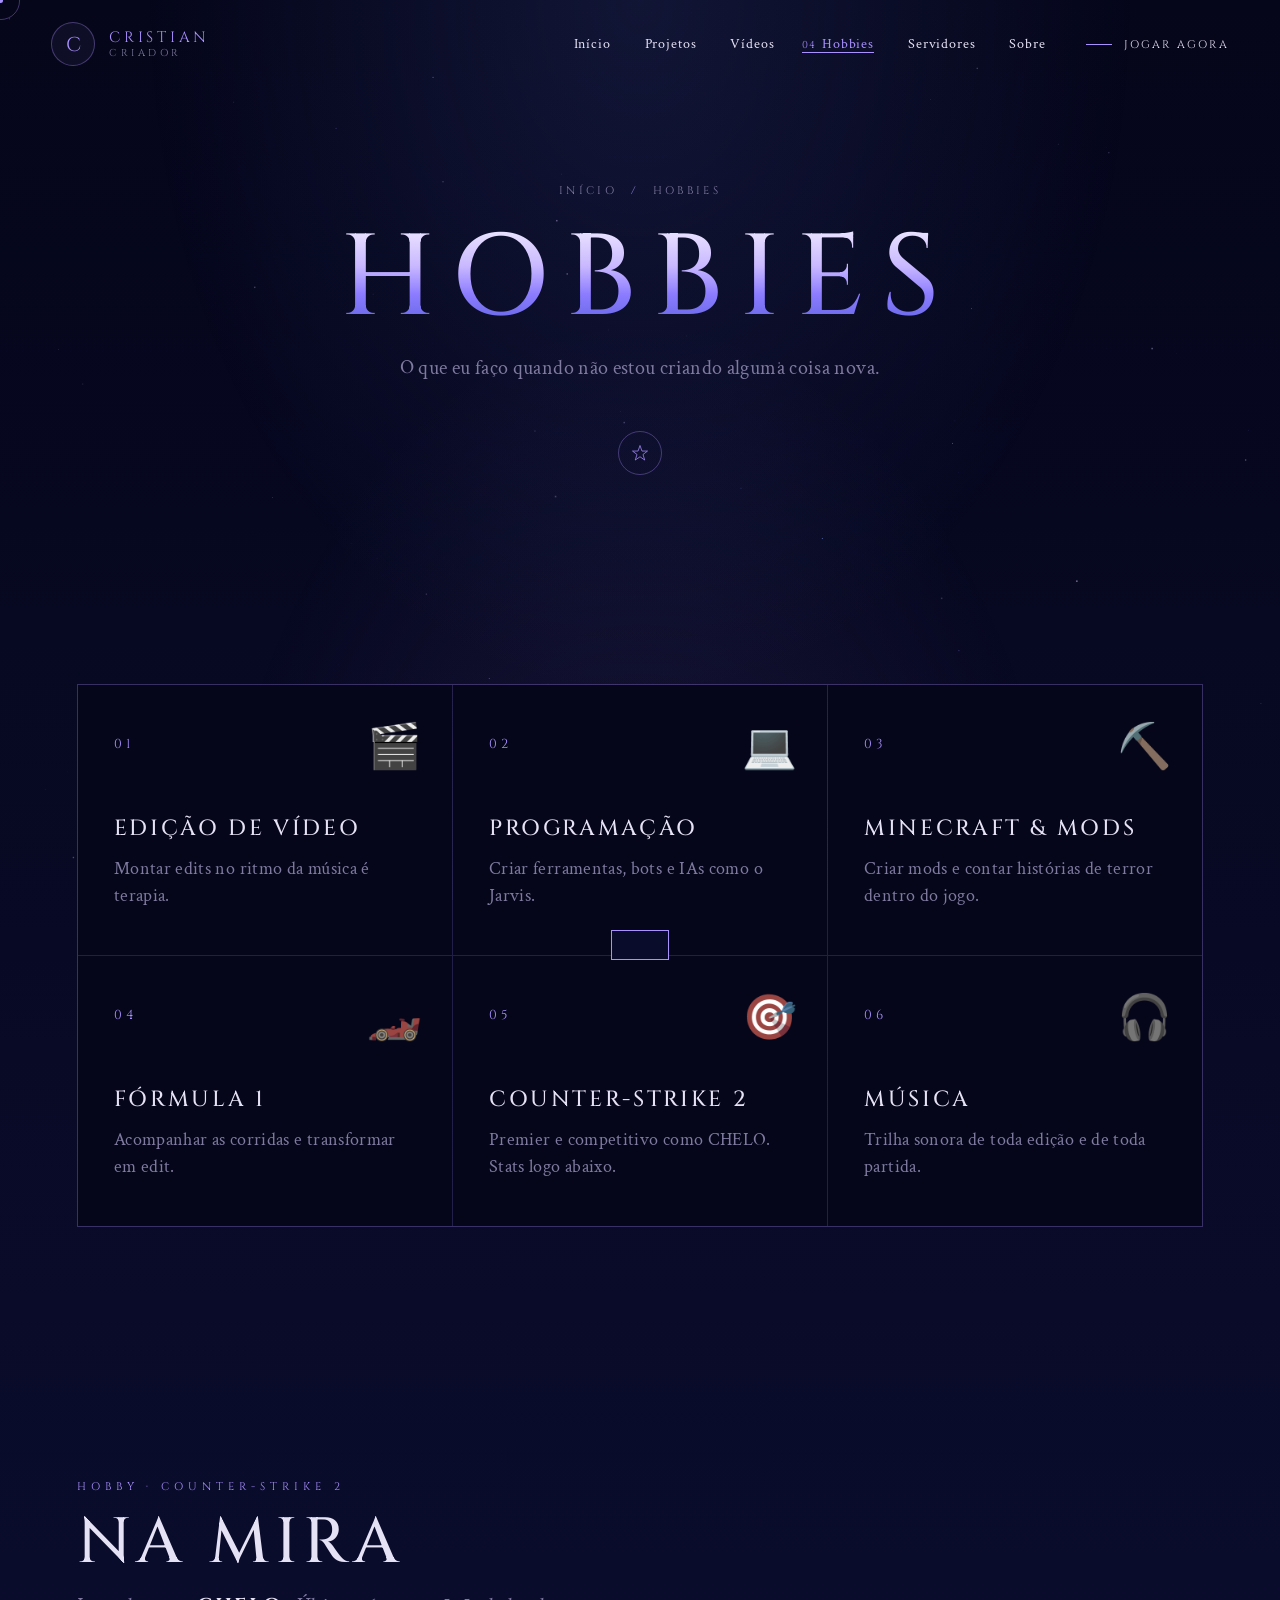
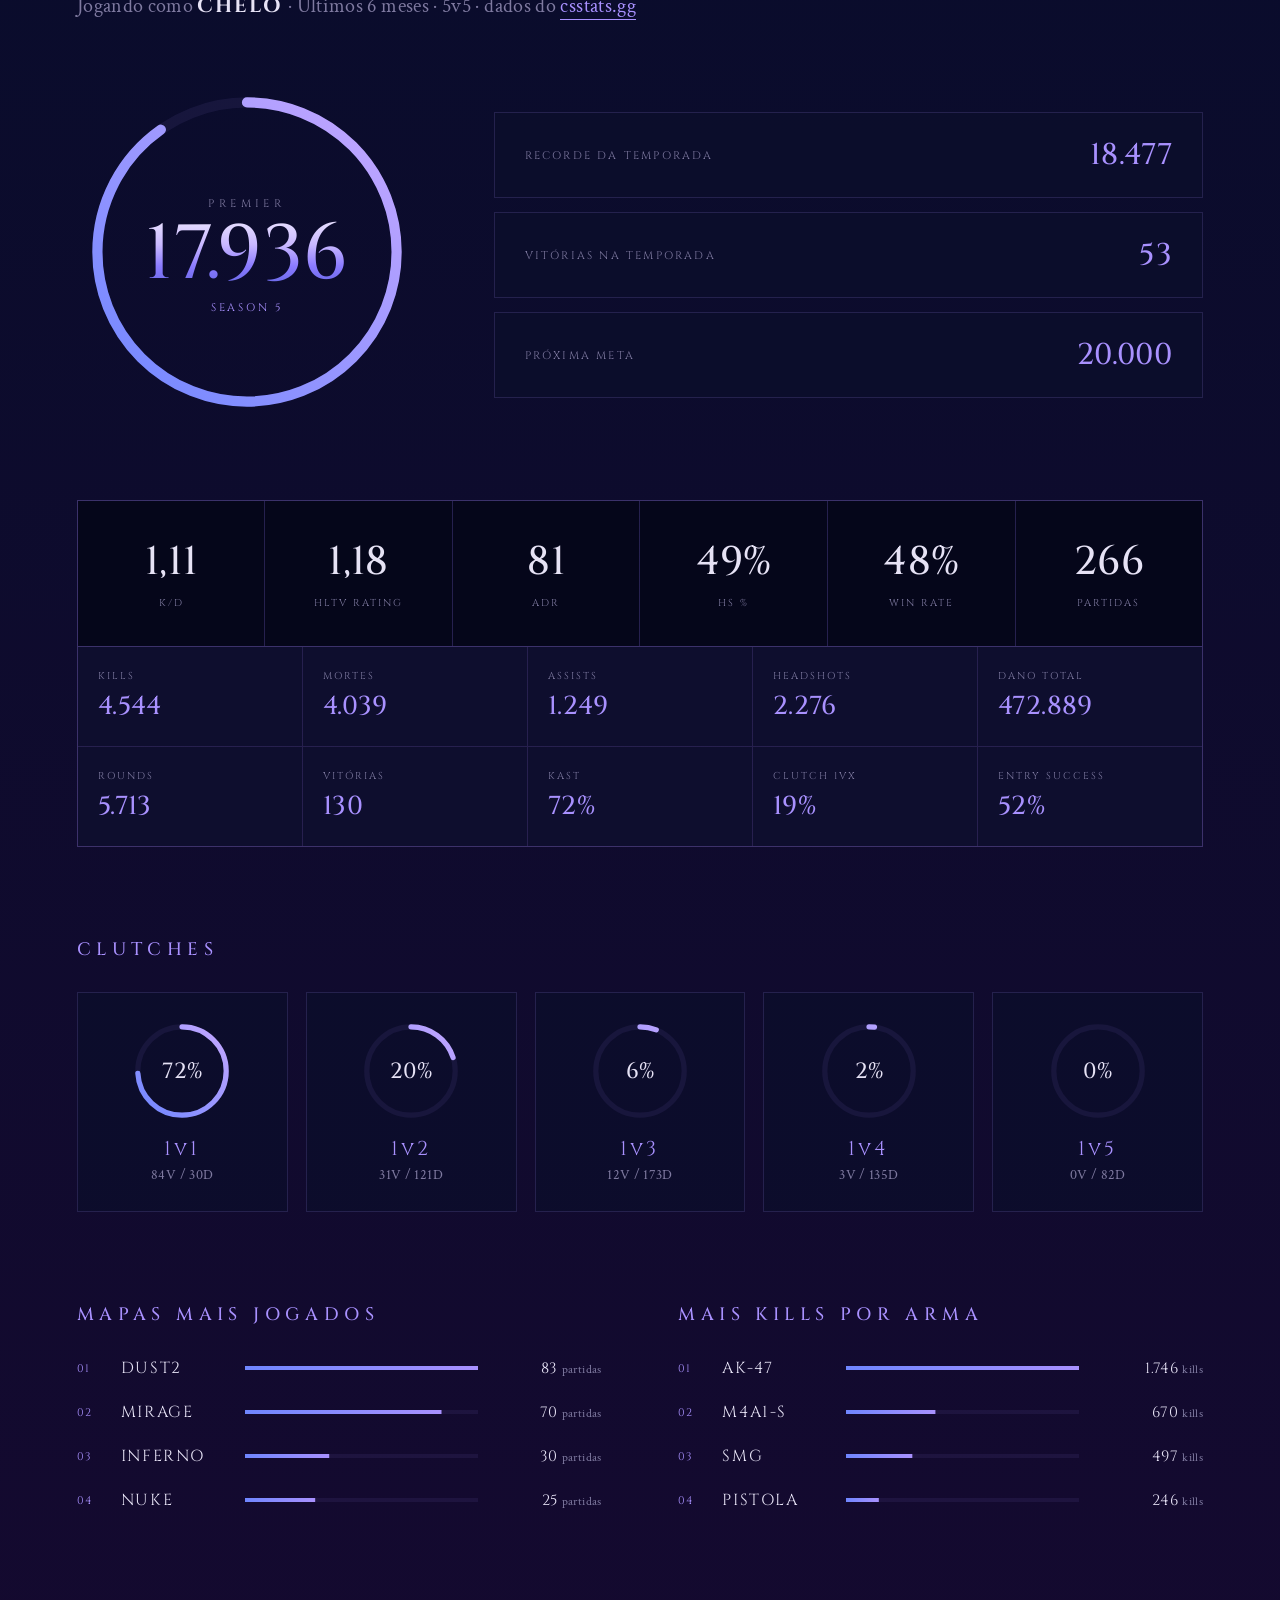
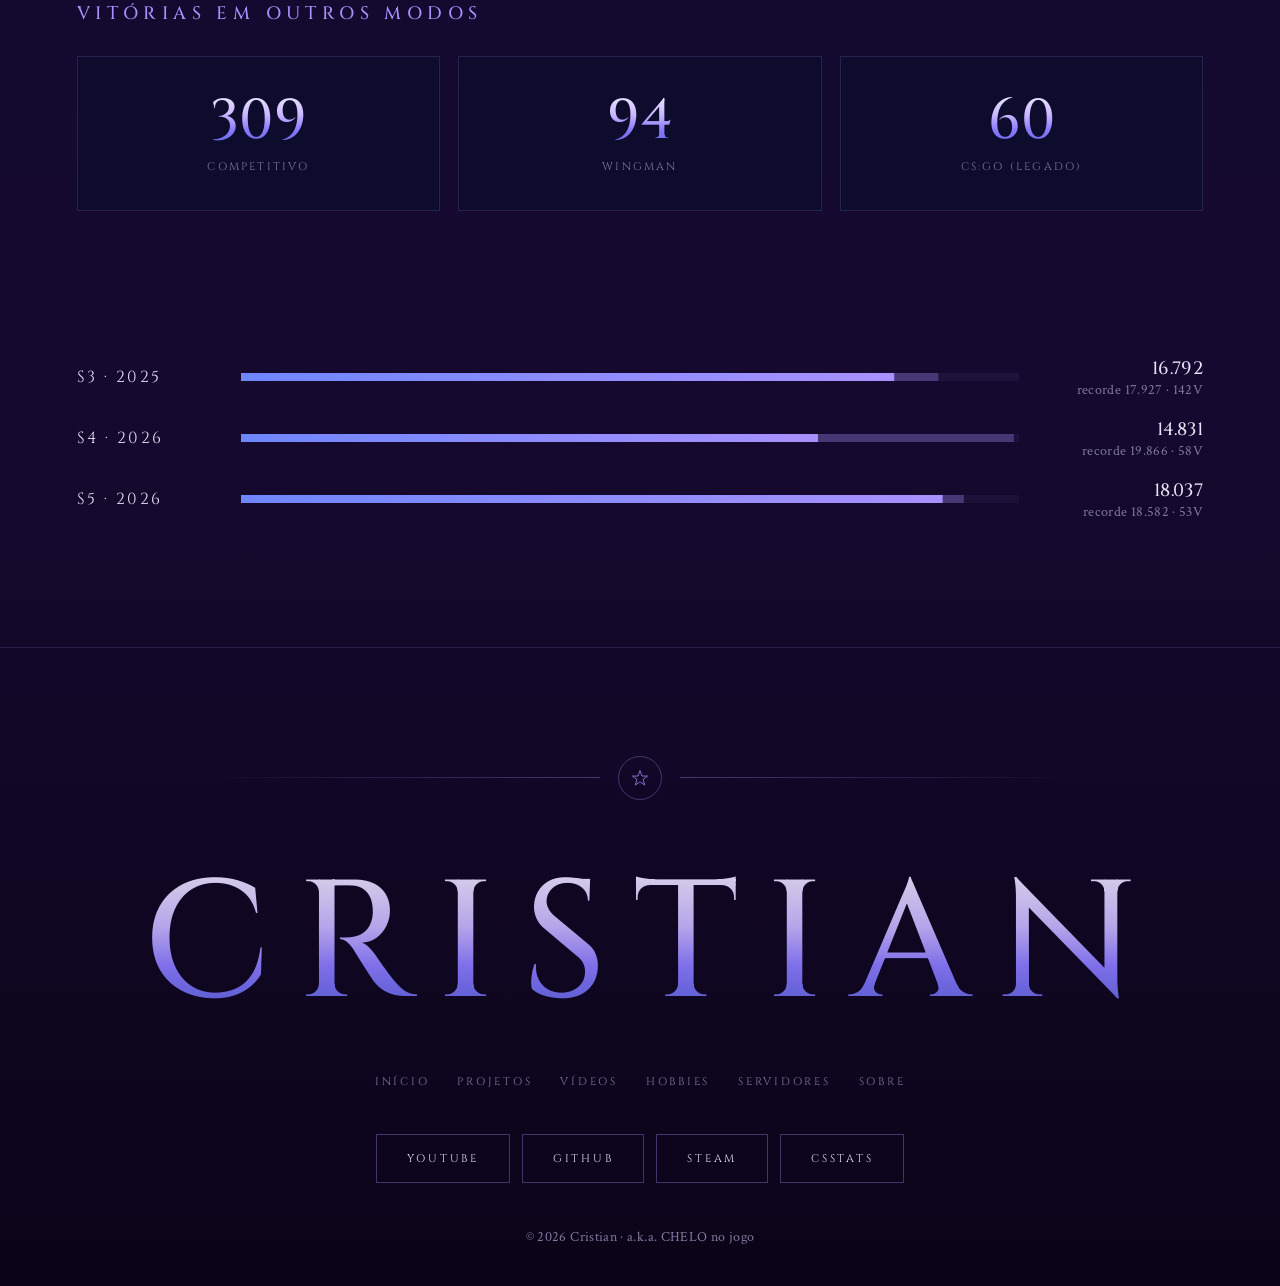
<file: hobbies.html>
<!DOCTYPE html>
<html lang="pt-BR">
<head>
  <meta charset="UTF-8" />
  <meta name="viewport" content="width=device-width, initial-scale=1.0" />
  <title>Hobbies & CS2 — Cristian</title>
  <link rel="preconnect" href="https://fonts.googleapis.com" />
  <link rel="preconnect" href="https://fonts.gstatic.com" crossorigin />
  <link href="https://fonts.googleapis.com/css2?family=Cinzel:wght@400;500;600;700;800&family=Crimson+Text:ital,wght@0,400;0,600;1,400&display=swap" rel="stylesheet" />
  <link rel="stylesheet" href="style.css?v=4" />
</head>
<body data-page="hobbies">
  <main id="app"></main>
  <script src="data.js?v=4"></script>
  <script src="main.js?v=4"></script>
</body>
</html>
</file>
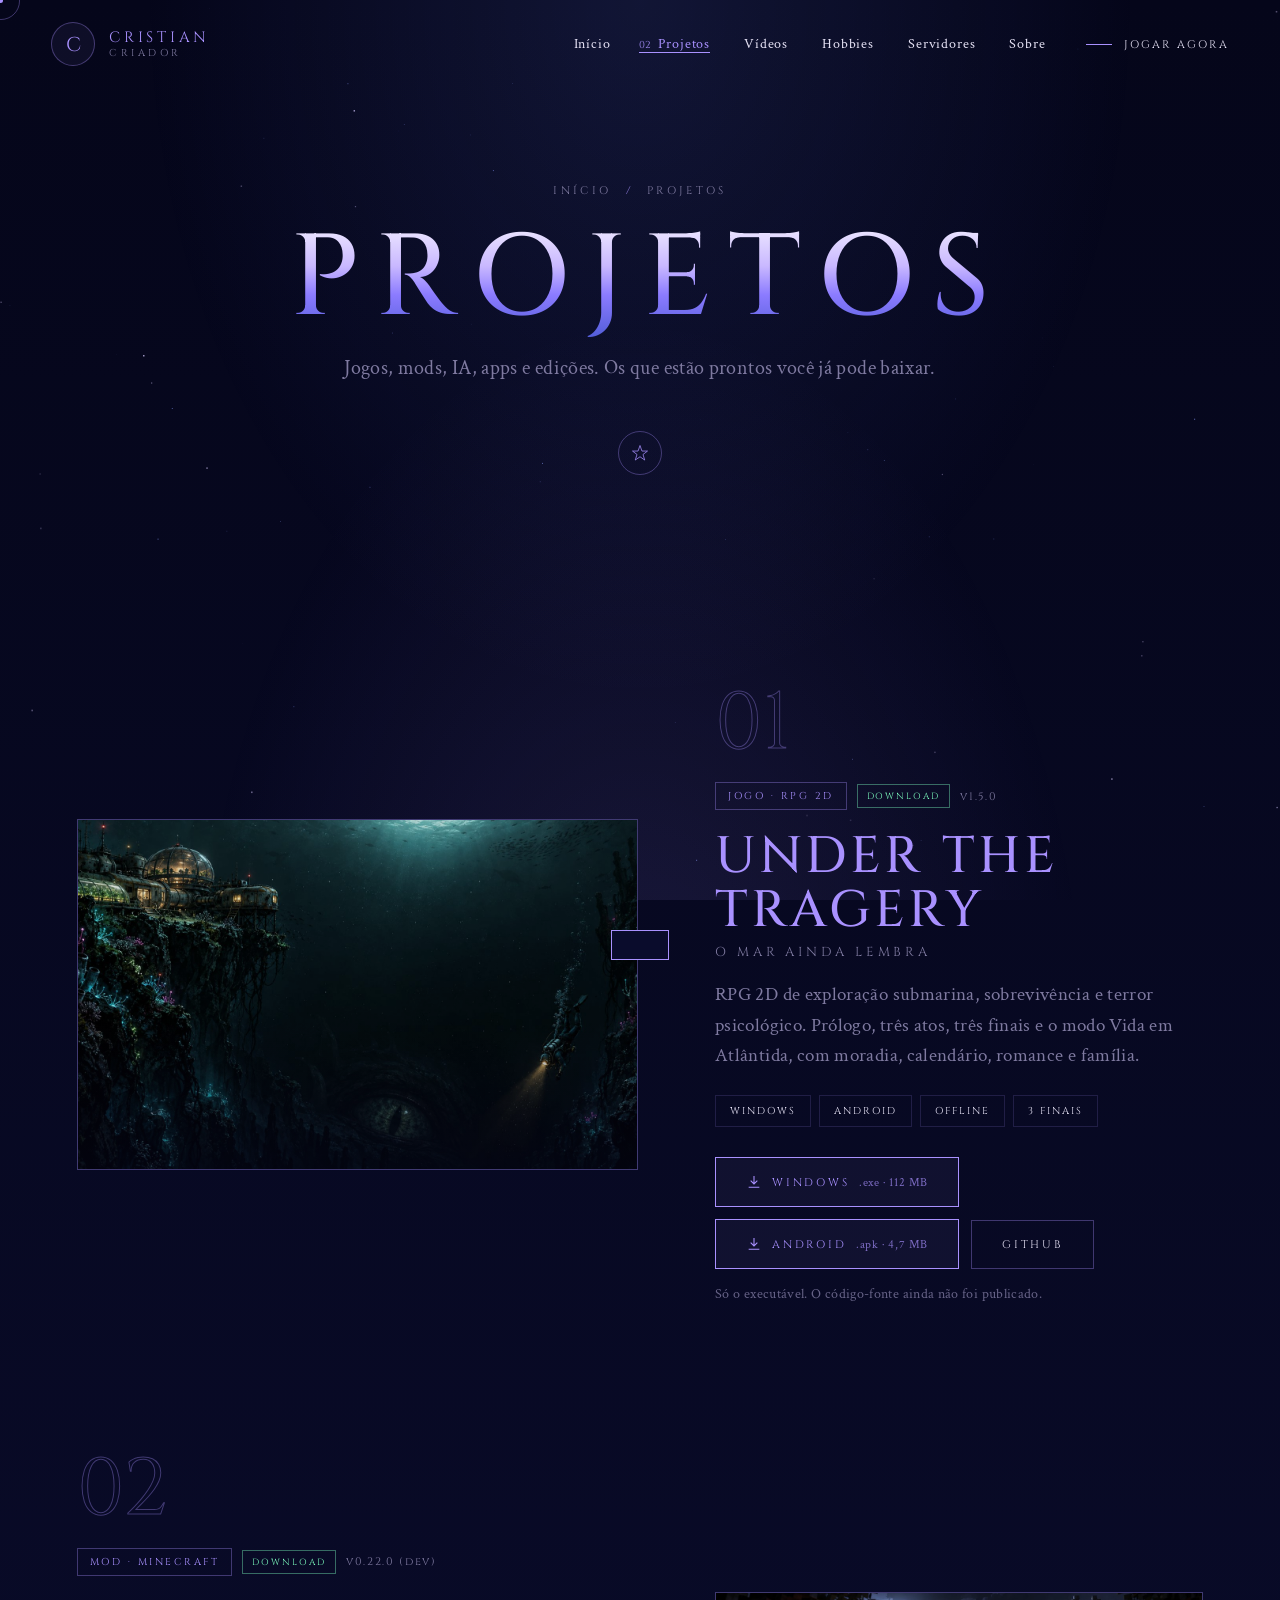
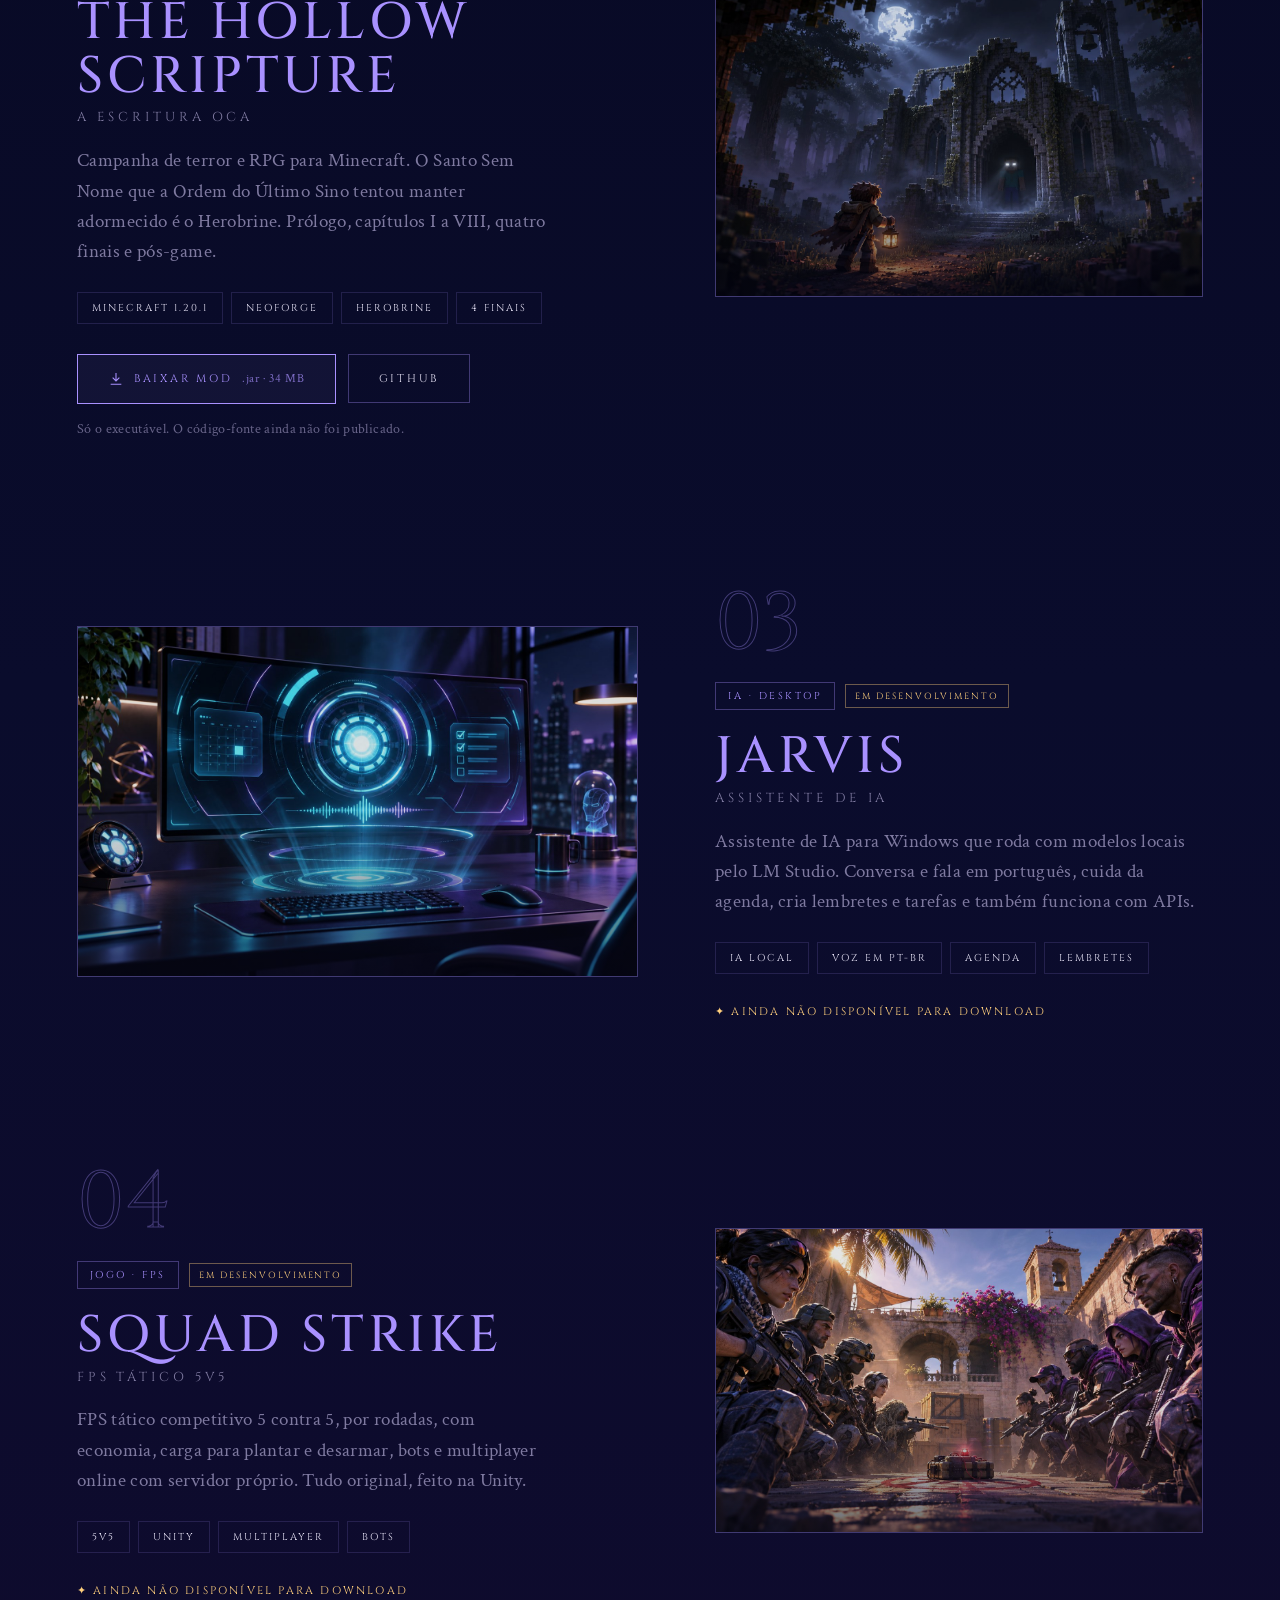
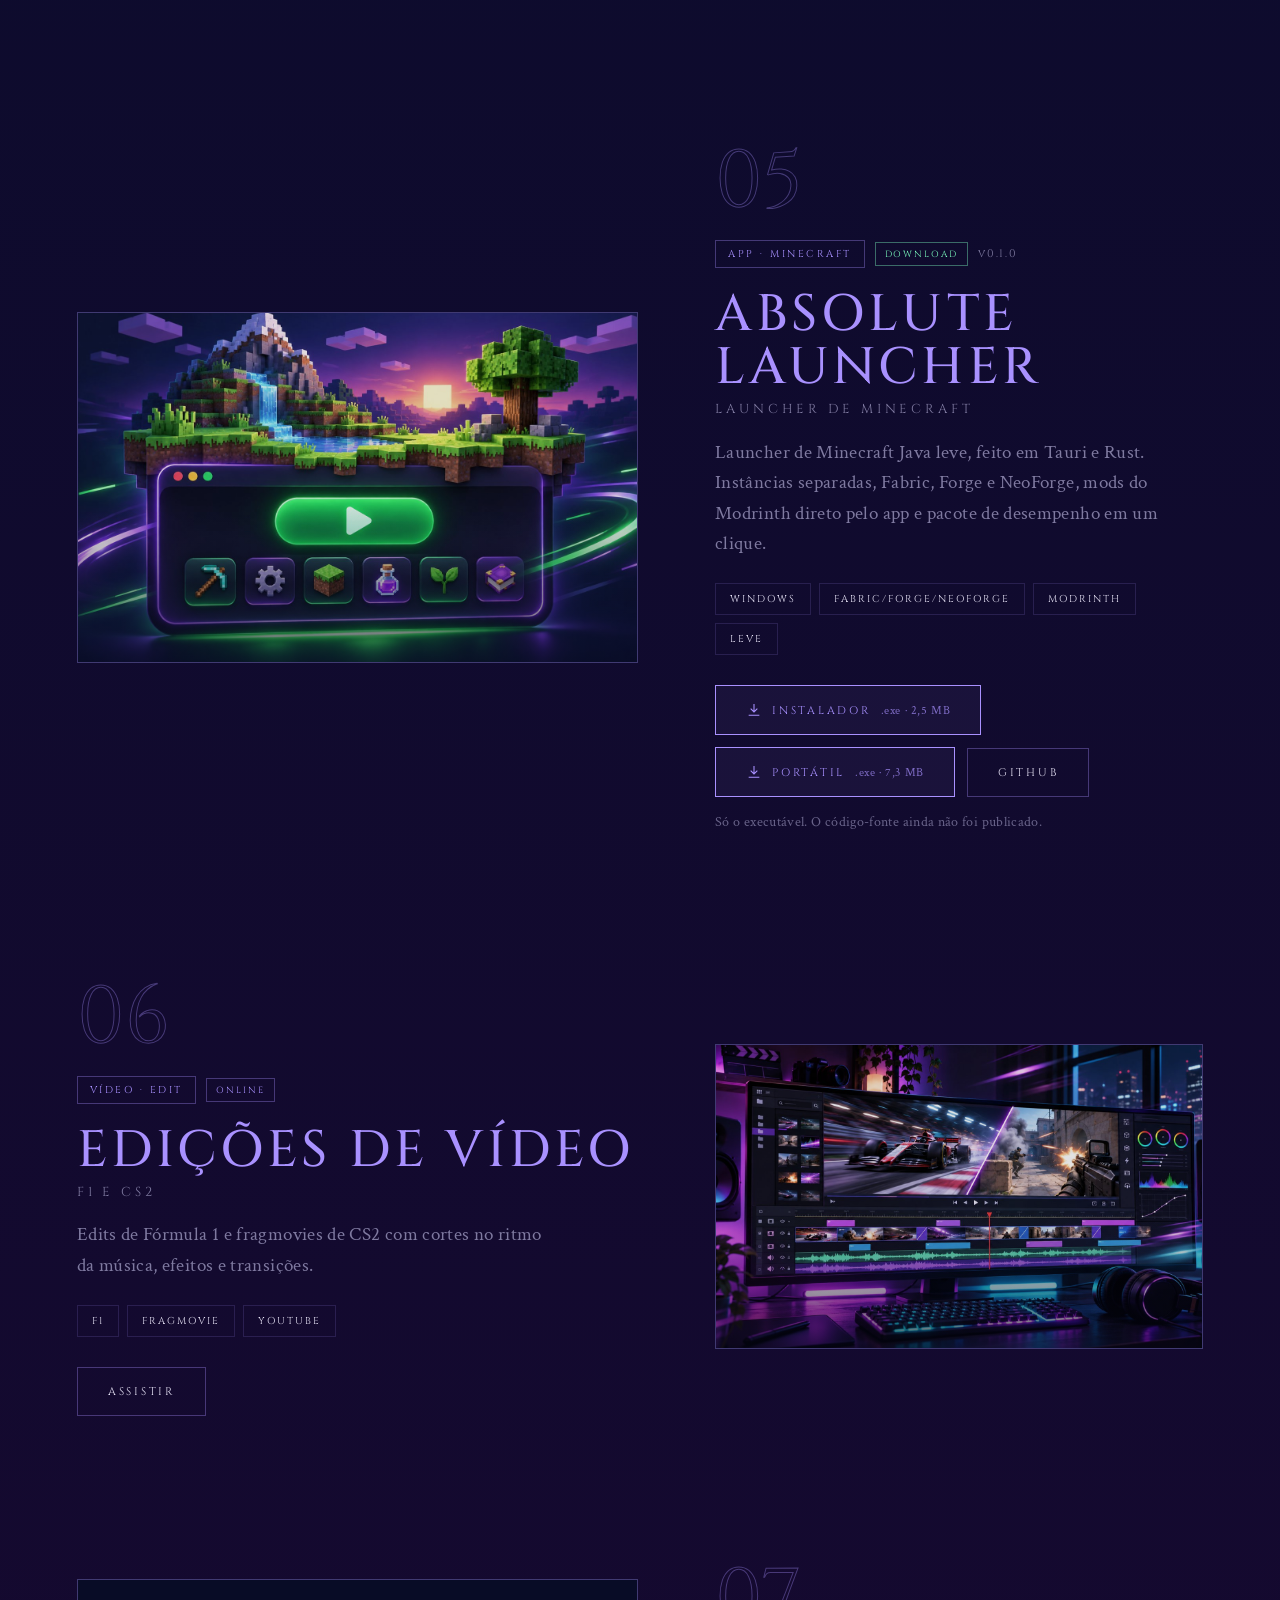
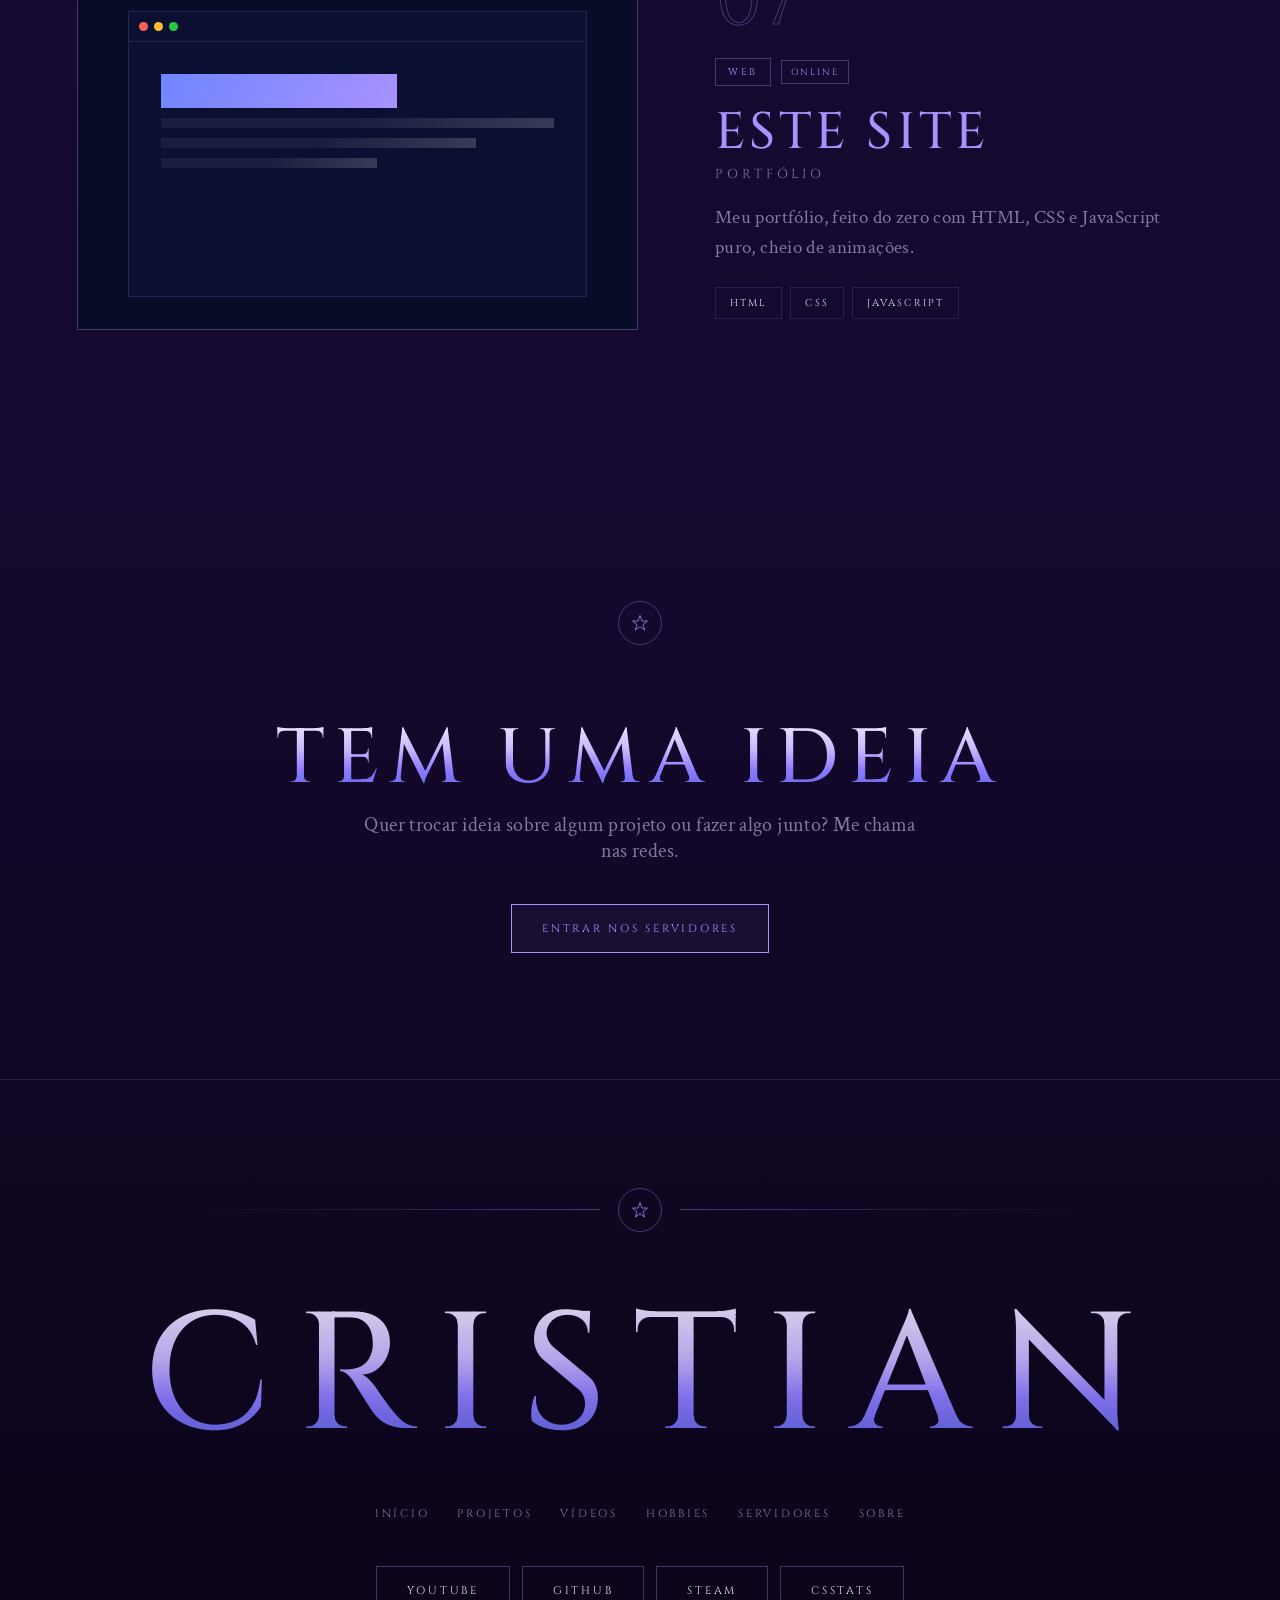
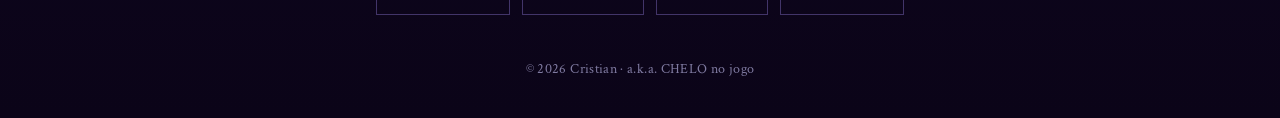
<file: projetos.html>
<!DOCTYPE html>
<html lang="pt-BR">
<head>
  <meta charset="UTF-8" />
  <meta name="viewport" content="width=device-width, initial-scale=1.0" />
  <title>Projetos — Cristian</title>
  <link rel="preconnect" href="https://fonts.googleapis.com" />
  <link rel="preconnect" href="https://fonts.gstatic.com" crossorigin />
  <link href="https://fonts.googleapis.com/css2?family=Cinzel:wght@400;500;600;700;800&family=Crimson+Text:ital,wght@0,400;0,600;1,400&display=swap" rel="stylesheet" />
  <link rel="stylesheet" href="style.css?v=4" />
</head>
<body data-page="projetos">
  <main id="app"></main>
  <script src="data.js?v=4"></script>
  <script src="main.js?v=4"></script>
</body>
</html>
</file>
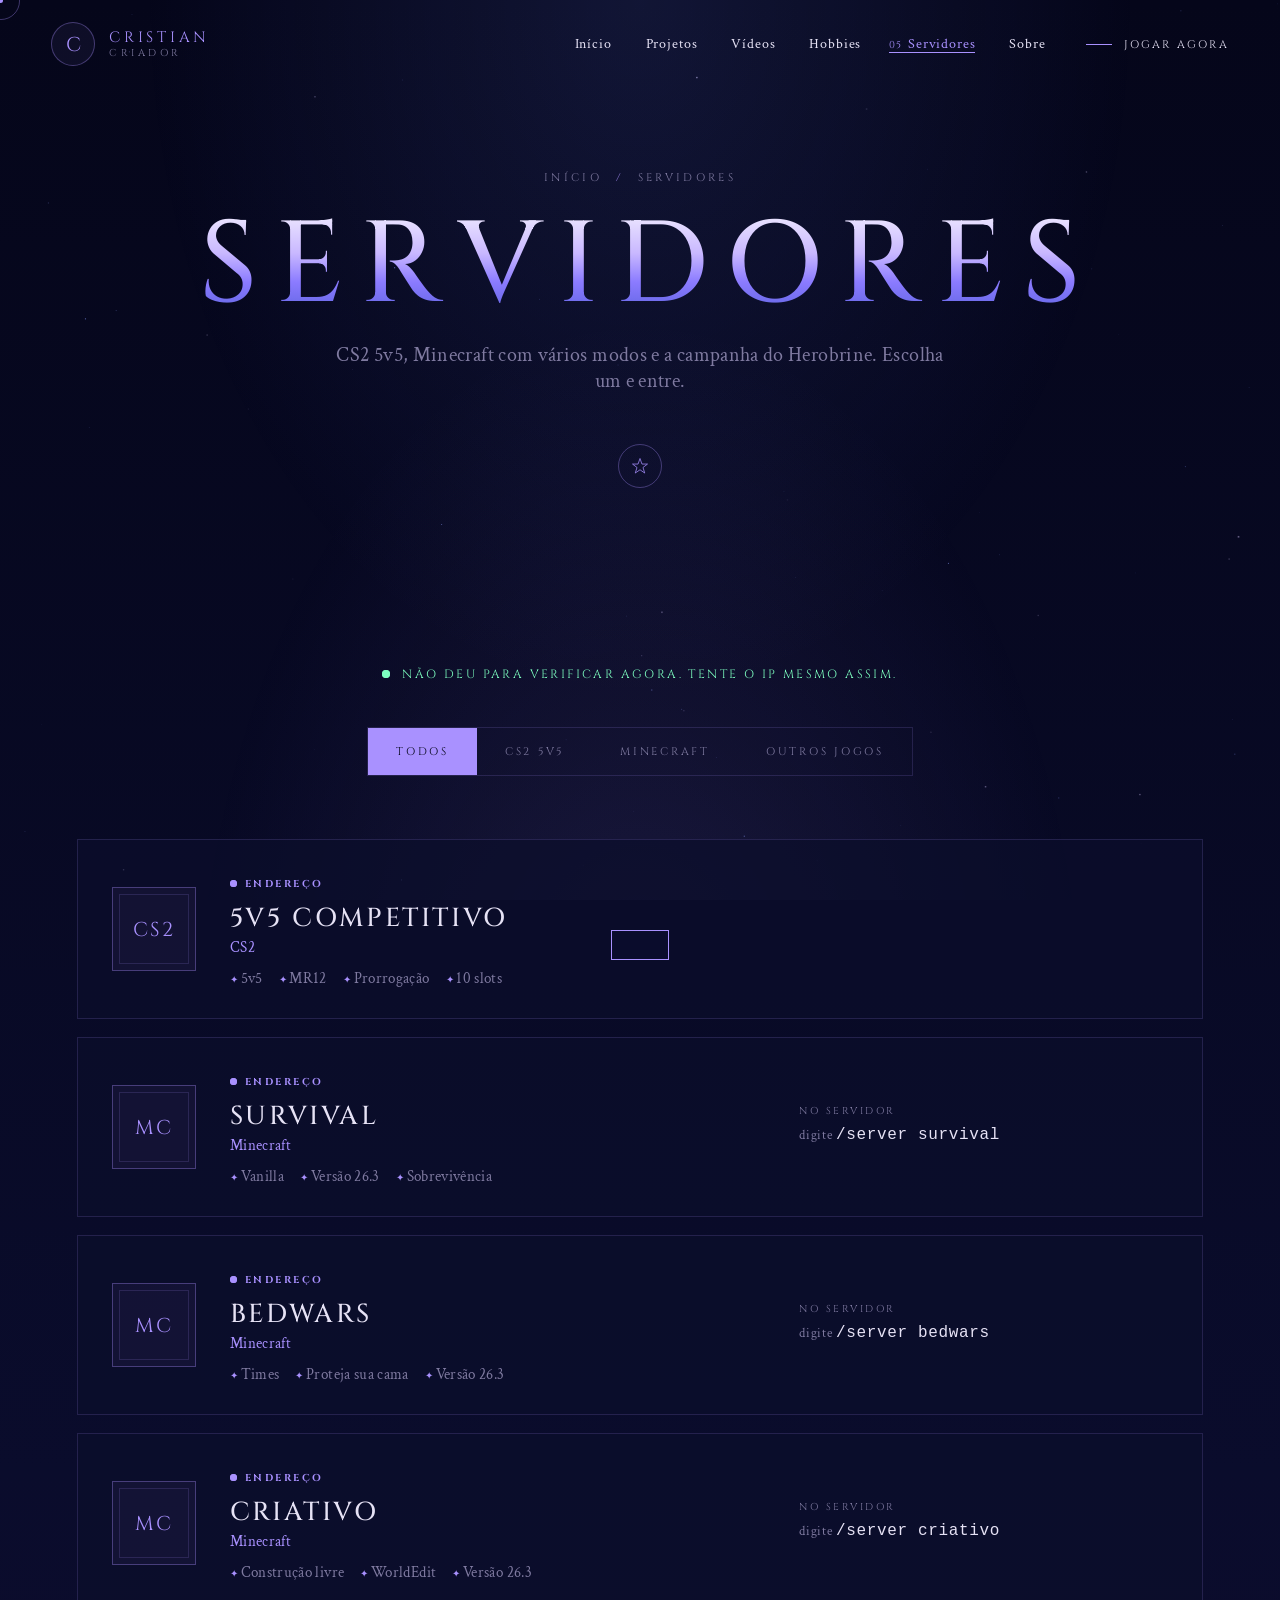
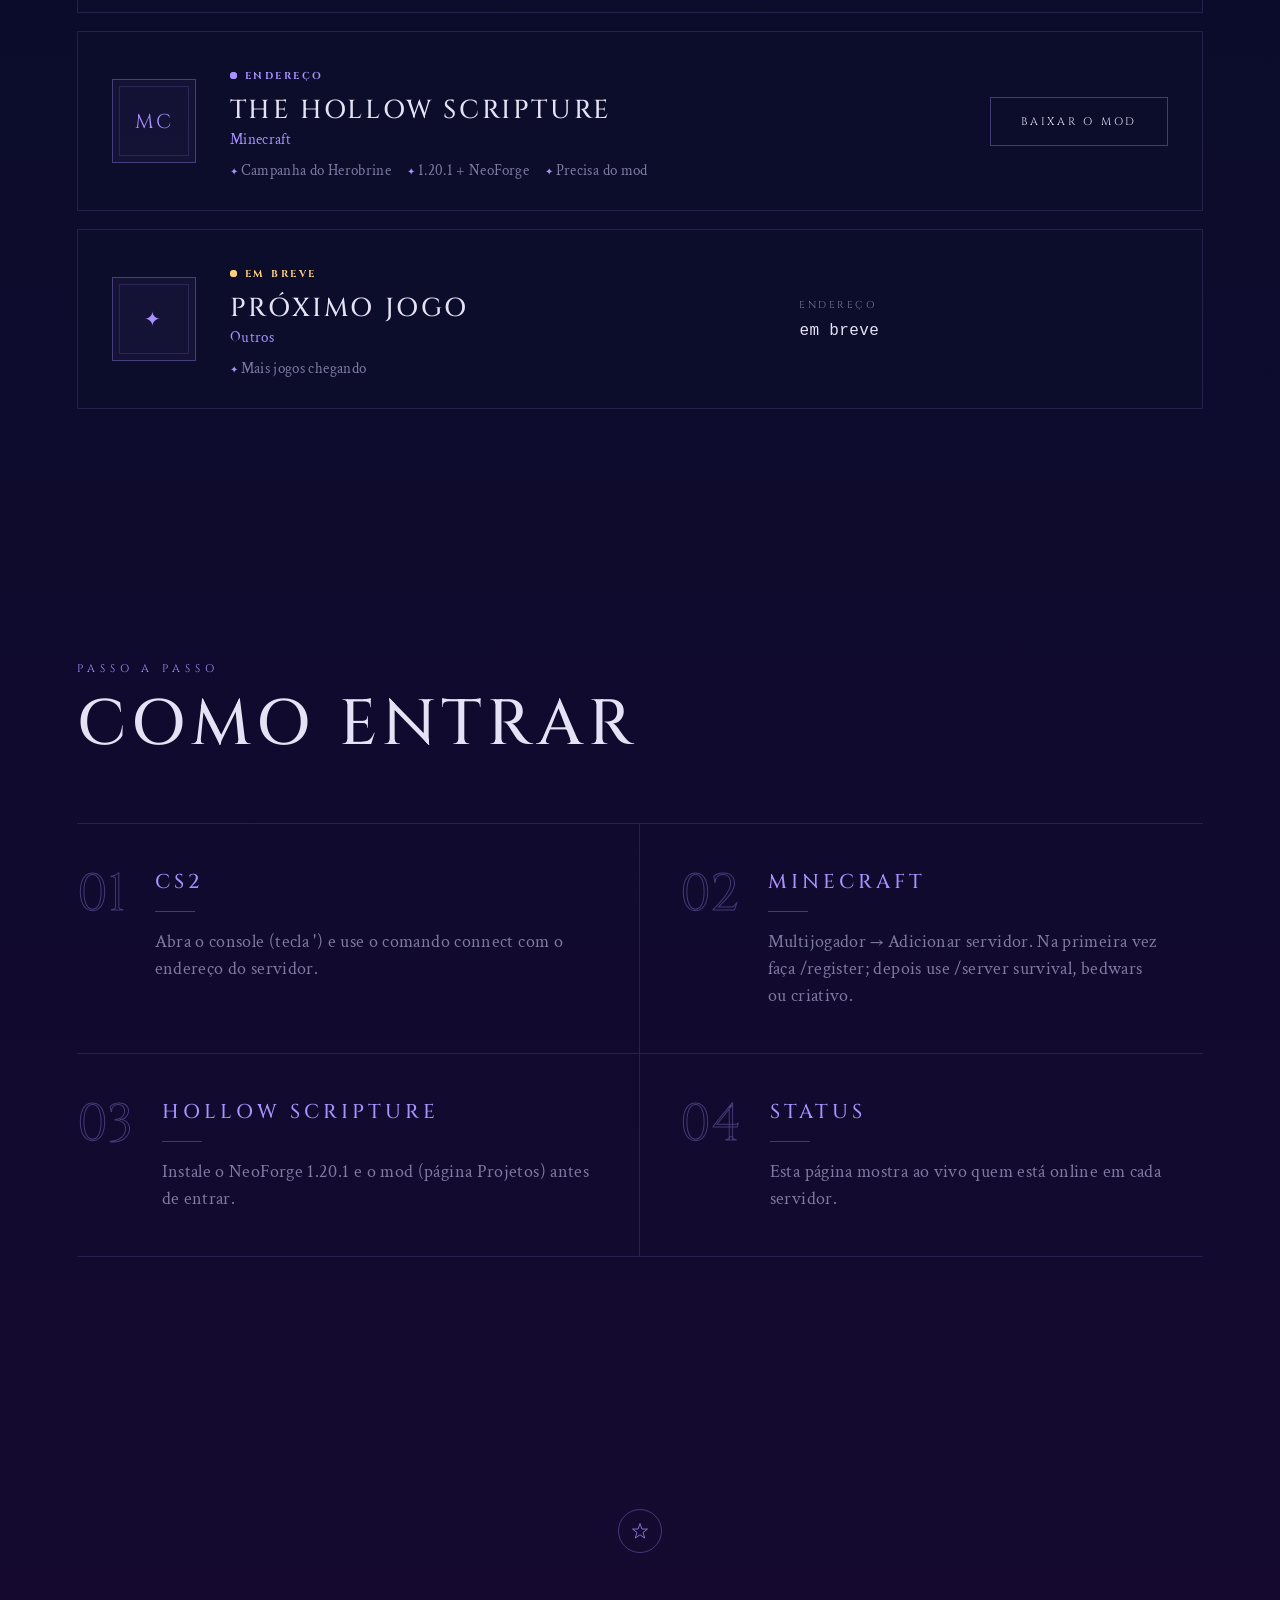
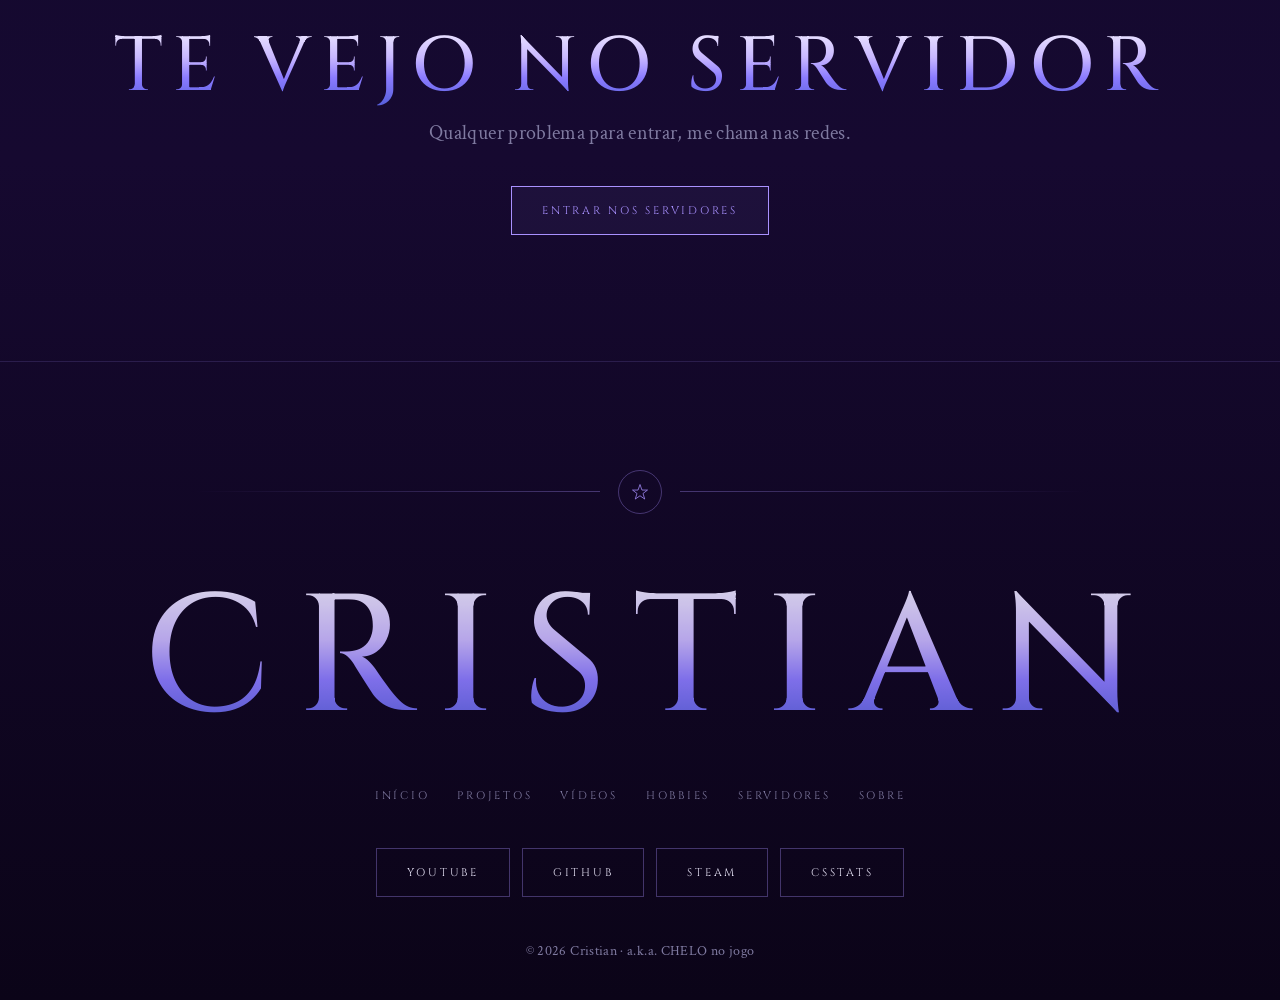
<file: servidores.html>
<!DOCTYPE html>
<html lang="pt-BR">
<head>
  <meta charset="UTF-8" />
  <meta name="viewport" content="width=device-width, initial-scale=1.0" />
  <title>Servidores — Cristian</title>
  <link rel="preconnect" href="https://fonts.googleapis.com" />
  <link rel="preconnect" href="https://fonts.gstatic.com" crossorigin />
  <link href="https://fonts.googleapis.com/css2?family=Cinzel:wght@400;500;600;700;800&family=Crimson+Text:ital,wght@0,400;0,600;1,400&display=swap" rel="stylesheet" />
  <link rel="stylesheet" href="style.css?v=4" />
</head>
<body data-page="servidores">
  <main id="app"></main>
  <script src="data.js?v=4"></script>
  <script src="main.js?v=4"></script>
</body>
</html>
</file>
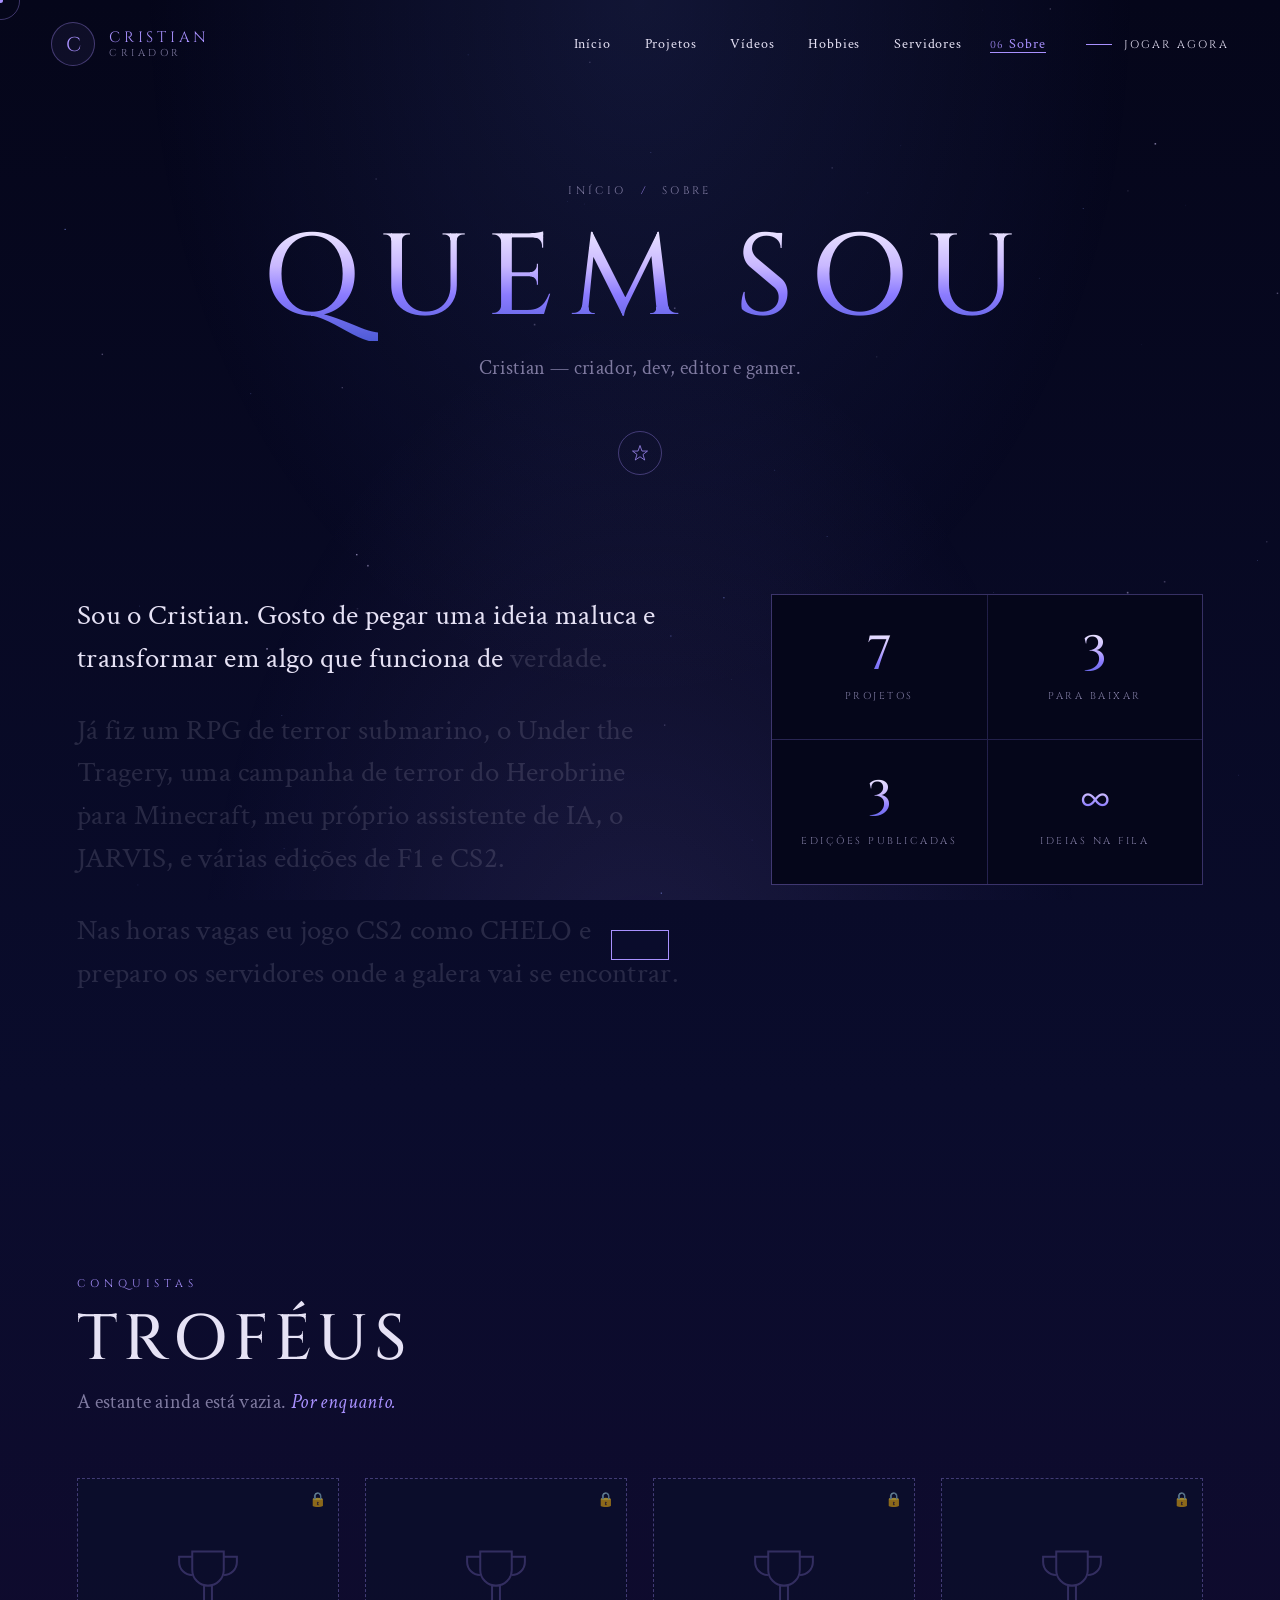
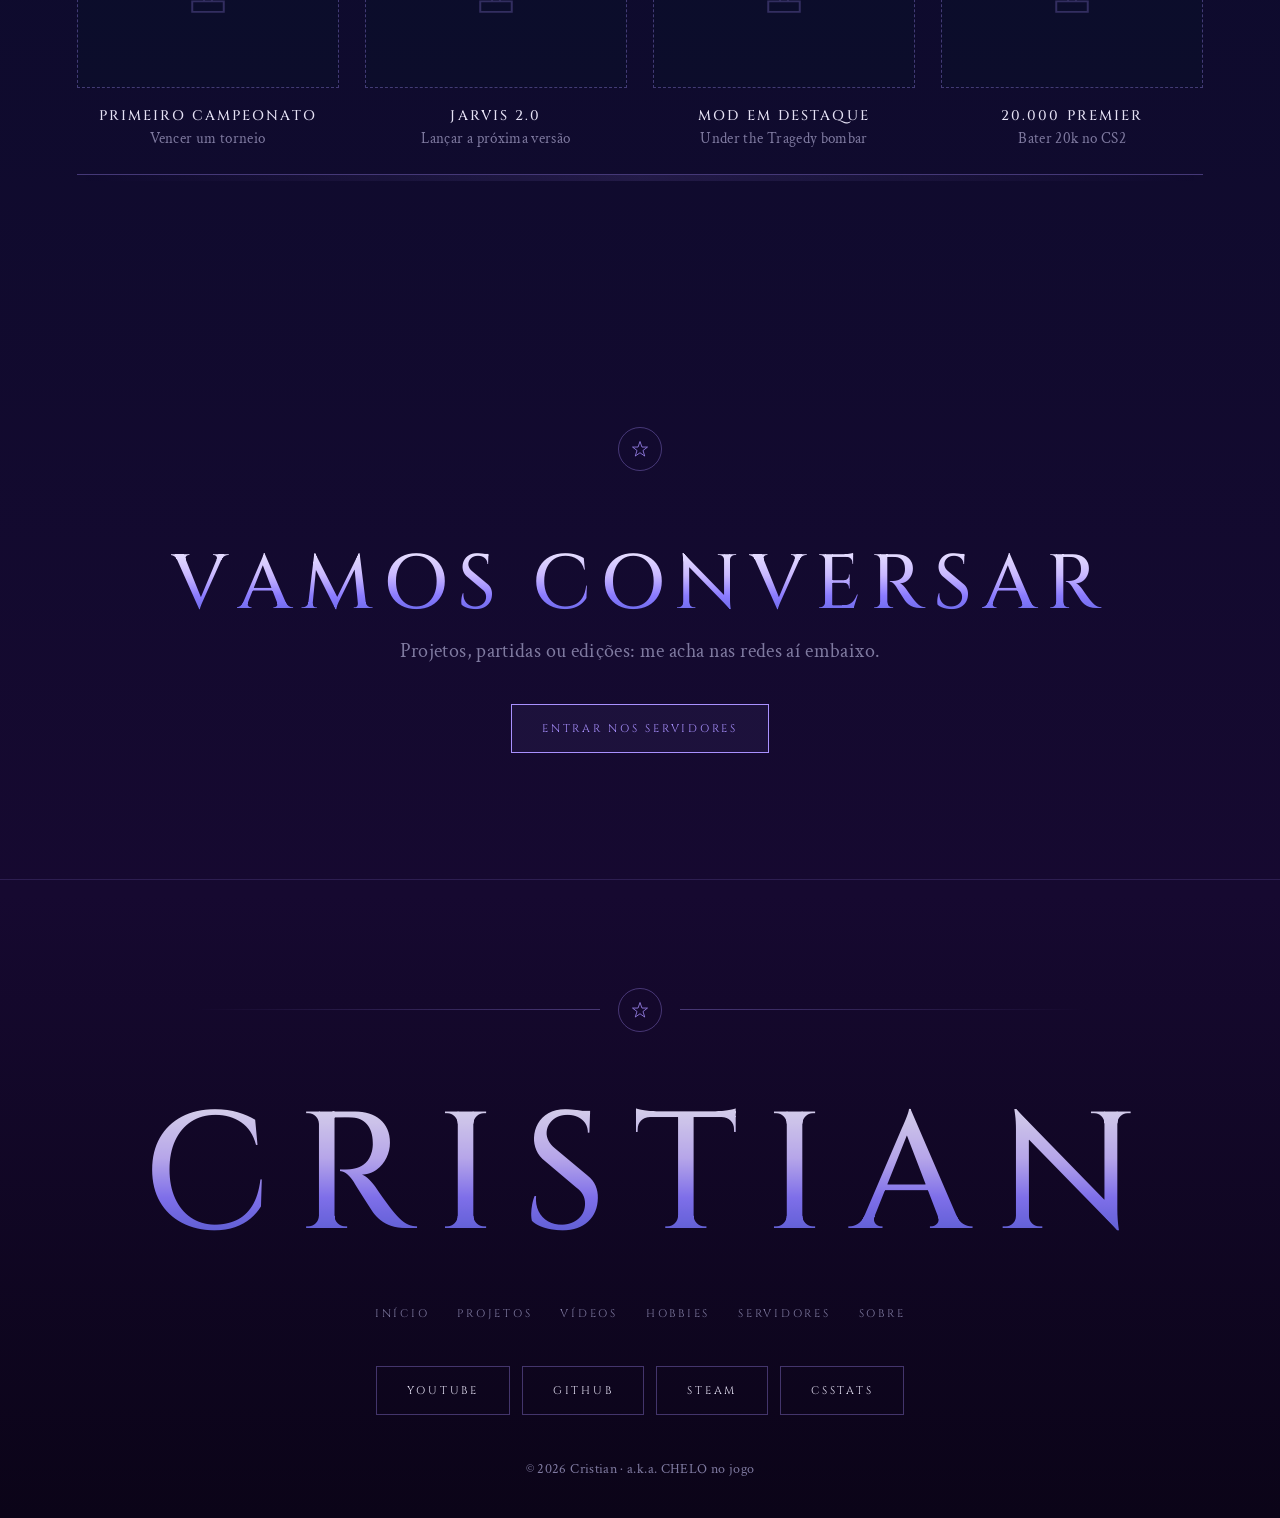
<file: sobre.html>
<!DOCTYPE html>
<html lang="pt-BR">
<head>
  <meta charset="UTF-8" />
  <meta name="viewport" content="width=device-width, initial-scale=1.0" />
  <title>Sobre — Cristian</title>
  <link rel="preconnect" href="https://fonts.googleapis.com" />
  <link rel="preconnect" href="https://fonts.gstatic.com" crossorigin />
  <link href="https://fonts.googleapis.com/css2?family=Cinzel:wght@400;500;600;700;800&family=Crimson+Text:ital,wght@0,400;0,600;1,400&display=swap" rel="stylesheet" />
  <link rel="stylesheet" href="style.css?v=4" />
</head>
<body data-page="sobre">
  <main id="app"></main>
  <script src="data.js?v=4"></script>
  <script src="main.js?v=4"></script>
</body>
</html>
</file>
<file: style.css>
/* =========================================================
   CRISTIAN — tema "colts" em azul-escuro → roxo-escuro
   ========================================================= */
:root {
  --bg: #05061a;
  --bg-2: #0a0c2c;
  --bg-3: #160930;
  --panel: rgba(12, 14, 44, 0.72);
  --panel-2: rgba(22, 14, 54, 0.8);
  --line: rgba(169, 145, 255, 0.16);
  --line-2: rgba(169, 145, 255, 0.35);
  --accent: #a991ff;
  --accent-2: #6f86ff;
  --ink: #e6e2f5;
  --muted: #7f7aa0;
  --metal: linear-gradient(180deg, #f3efff 0%, #c9b8ff 38%, #8b7bff 62%, #4e5bd6 100%);
  --grad: linear-gradient(120deg, var(--accent-2), var(--accent));
  --serif: "Cinzel", "Times New Roman", serif;
  --text: "Crimson Text", Georgia, serif;
  --ease: cubic-bezier(0.77, 0, 0.175, 1);
  --ease-out: cubic-bezier(0.16, 1, 0.3, 1);
}

* { margin: 0; padding: 0; box-sizing: border-box; }
html { scroll-behavior: smooth; }
body {
  font-family: var(--text); font-size: 18px; color: var(--ink); letter-spacing: 0.02em;
  background: linear-gradient(180deg, var(--bg) 0%, var(--bg-2) 35%, var(--bg-3) 80%, #0b0418 100%);
  min-height: 100vh; overflow-x: hidden;
}
@media (hover: hover) { body, button, .btn { cursor: none; } }
a { color: inherit; text-decoration: none; }
ul { list-style: none; }
button { font: inherit; color: inherit; background: none; border: 0; }
img { display: block; max-width: 100%; }
::selection { background: var(--accent); color: var(--bg); }

.metal { background: var(--metal); -webkit-background-clip: text; background-clip: text; color: transparent; }
.metal:has(.c) { background: none; }
.metal .c { background: var(--metal); -webkit-background-clip: text; background-clip: text; color: transparent; }

/* ---------- Fundo ---------- */
#bg { position: fixed; inset: 0; width: 100%; height: 100%; z-index: -2; pointer-events: none; }
.vignette { position: fixed; inset: 0; z-index: -1; pointer-events: none; background: radial-gradient(ellipse at 50% 0%, rgba(111, 134, 255, 0.12), transparent 55%), radial-gradient(ellipse at 50% 120%, rgba(169, 145, 255, 0.12), transparent 50%); }
.progress { position: fixed; top: 0; left: 0; height: 2px; width: 100%; z-index: 70; background: var(--grad); transform: scaleX(0); transform-origin: left; }

/* ---------- Cursor ---------- */
.cursor, .cursor-dot { position: fixed; top: 0; left: 0; pointer-events: none; z-index: 999; will-change: transform; }
.cursor::before { content: ""; position: absolute; width: 36px; height: 36px; left: -18px; top: -18px; border-radius: 50%; border: 1px solid var(--line-2); transition: transform 0.35s var(--ease-out), background 0.35s, border-color 0.35s; }
.cursor.hover::before { transform: scale(1.8); background: rgba(169, 145, 255, 0.1); border-color: var(--accent); }
.cursor-dot::before { content: ""; position: absolute; width: 5px; height: 5px; left: -2.5px; top: -2.5px; border-radius: 50%; background: var(--accent); }
@media (hover: none) { .cursor, .cursor-dot { display: none; } }

/* ---------- Cortina (loader + transição) ---------- */
.curtain { position: fixed; inset: 0; z-index: 1000; background: var(--bg); display: grid; place-items: center; transform: translateY(0); }
.curtain__mark { font-family: var(--serif); font-size: 64px; width: 120px; height: 120px; display: grid; place-items: center; border: 1px solid var(--line-2); border-radius: 50%; background: var(--metal); -webkit-background-clip: text; background-clip: text; color: transparent; position: relative; }
.curtain__mark::after { content: ""; position: absolute; inset: -8px; border-radius: 50%; border: 1px solid transparent; border-top-color: var(--accent); animation: spin 1s linear infinite; }
.curtain.quick .curtain__mark { opacity: 0; }
.curtain.open { transform: translateY(-100%); transition: transform 0.9s var(--ease); }
.curtain.leave { transform: translateY(100%); animation: curtainIn 0.55s var(--ease) forwards; }
@keyframes curtainIn { to { transform: translateY(0); } }
@keyframes spin { to { transform: rotate(360deg); } }

/* ---------- Header ---------- */
.hdr { position: fixed; top: 0; left: 0; right: 0; z-index: 60; display: flex; align-items: center; gap: 40px; padding: 22px 4vw; transition: padding 0.4s var(--ease-out), background 0.4s, border-color 0.4s; border-bottom: 1px solid transparent; }
.hdr.scrolled { padding: 12px 4vw; background: rgba(5, 6, 26, 0.85); border-color: var(--line); }
.brand { display: flex; align-items: center; gap: 14px; }
.brand__mark { width: 44px; height: 44px; display: grid; place-items: center; border: 1px solid var(--line-2); border-radius: 50%; font-family: var(--serif); font-size: 20px; color: var(--accent); background: rgba(169, 145, 255, 0.06); transition: transform 0.6s var(--ease-out); }
.brand:hover .brand__mark { transform: rotate(360deg); }
.brand__txt { font-family: var(--serif); text-transform: uppercase; letter-spacing: 0.25em; font-size: 15px; line-height: 1.2; color: var(--accent); }
.brand__txt small { display: block; font-size: 10px; letter-spacing: 0.35em; color: var(--muted); }
.hdr__nav { display: flex; gap: 28px; margin-left: auto; }
.hdr__nav a, .menu a { position: relative; font-size: 14px; letter-spacing: 0.06em; display: flex; align-items: baseline; gap: 6px; overflow: hidden; }
.hdr__nav a i { font-family: var(--serif); font-style: normal; font-size: 10px; color: var(--accent); opacity: 0; transform: translateY(8px); transition: 0.4s var(--ease-out); width: 0; }
.hdr__nav a:hover i, .hdr__nav a.active i { opacity: 1; transform: none; width: auto; }
.hdr__nav a::after { content: ""; position: absolute; left: 0; bottom: 0; height: 1px; width: 100%; background: var(--accent); transform: scaleX(0); transform-origin: right; transition: transform 0.5s var(--ease); }
.hdr__nav a:hover::after, .hdr__nav a.active::after { transform: scaleX(1); transform-origin: left; }
.hdr__nav a.active { color: var(--accent); }
.hdr__cta { display: flex; align-items: center; gap: 12px; font-family: var(--serif); font-size: 11px; letter-spacing: 0.2em; text-transform: uppercase; padding: 10px 0 10px 0; }
.hdr__cta span { width: 26px; height: 1px; background: var(--accent); transition: width 0.4s var(--ease-out); }
.hdr__cta:hover span { width: 44px; }
.burger { display: none; width: 32px; height: 18px; position: relative; margin-left: auto; z-index: 2; }
.burger span { position: absolute; left: 0; width: 100%; height: 1px; background: var(--ink); transition: transform 0.4s var(--ease); }
.burger span:first-child { top: 3px; } .burger span:last-child { bottom: 3px; }
.burger.open span:first-child { transform: translateY(6px) rotate(45deg); }
.burger.open span:last-child { transform: translateY(-6px) rotate(-45deg); }
.menu { position: fixed; inset: 0; z-index: 55; background: linear-gradient(160deg, var(--bg-2), var(--bg-3)); display: flex; flex-direction: column; justify-content: center; gap: 10px; padding: 0 10vw; clip-path: inset(0 0 100% 0); transition: clip-path 0.7s var(--ease); }
.menu.open { clip-path: inset(0 0 0 0); }
.menu a { font-family: var(--serif); font-size: clamp(32px, 8vw, 56px); text-transform: uppercase; letter-spacing: 0.1em; opacity: 0; transform: translateY(30px); transition: 0.6s var(--ease-out); }
.menu a i { font-size: 12px; font-style: normal; color: var(--accent); }
.menu.open a { opacity: 1; transform: none; }
.menu.open a:nth-child(2) { transition-delay: 0.05s; } .menu.open a:nth-child(3) { transition-delay: 0.1s; } .menu.open a:nth-child(4) { transition-delay: 0.15s; } .menu.open a:nth-child(5) { transition-delay: 0.2s; } .menu.open a:nth-child(6) { transition-delay: 0.25s; }

/* ---------- Tipografia e peças ---------- */
.eyebrow { font-family: var(--serif); font-size: 11px; letter-spacing: 0.45em; text-transform: uppercase; color: var(--accent); }
.split { display: inline-block; }
.split .c { display: inline-block; opacity: 0; transform: translateY(0.6em) rotateX(-70deg); filter: blur(6px); transition: opacity 0.8s var(--ease-out), transform 0.9s var(--ease-out), filter 0.8s var(--ease-out); transition-delay: calc(var(--i) * 35ms + 0.1s); }
.split.in .c { opacity: 1; transform: none; filter: none; }
.split .sp { display: inline-block; width: 0.35em; }
.btns { display: flex; flex-wrap: wrap; gap: 16px; justify-content: center; }
.btn { position: relative; display: inline-flex; align-items: center; justify-content: center; padding: 16px 30px; font-family: var(--serif); font-size: 11px; letter-spacing: 0.25em; text-transform: uppercase; border: 1px solid var(--line-2); color: var(--ink); overflow: hidden; z-index: 0; transition: color 0.4s, border-color 0.4s, transform 0.25s ease-out; }
.btn::before { content: ""; position: absolute; inset: 0; background: var(--accent); transform: scaleX(0); transform-origin: right; transition: transform 0.5s var(--ease); z-index: -1; }
.btn:hover { color: var(--bg); border-color: var(--accent); }
.btn:hover::before { transform: scaleX(1); transform-origin: left; }
.btn--solid { border-color: var(--accent); color: var(--accent); background: rgba(169, 145, 255, 0.06); }
.more { display: inline-flex; align-items: center; gap: 10px; font-family: var(--serif); font-size: 11px; letter-spacing: 0.25em; text-transform: uppercase; color: var(--accent); }
.ico-arrow { width: 18px; height: 18px; transition: transform 0.4s var(--ease-out); }
.more:hover .ico-arrow, .card:hover .ico-arrow { transform: translateX(6px); }
.tag { display: inline-block; font-family: var(--serif); font-size: 10px; letter-spacing: 0.25em; text-transform: uppercase; padding: 6px 12px; border: 1px solid var(--line-2); color: var(--accent); }

.divider { display: flex; align-items: center; gap: 18px; margin: 0 auto; max-width: 900px; }
.divider span { flex: 1; height: 1px; background: linear-gradient(90deg, transparent, var(--line-2)); transform: scaleX(0); transition: transform 1.4s var(--ease); }
.divider span:last-child { background: linear-gradient(270deg, transparent, var(--line-2)); }
.divider span:first-child { transform-origin: right; } .divider span:last-child { transform-origin: left; }
.divider.in span { transform: scaleX(1); }
.divider i { width: 44px; height: 44px; border: 1px solid var(--line-2); border-radius: 50%; display: grid; place-items: center; color: var(--accent); }
.ico-star { width: 18px; height: 18px; animation: spin 14s linear infinite; }

.reveal { opacity: 0; transform: translate3d(0, 34px, 0); transition: opacity 0.9s var(--ease-out), transform 0.9s var(--ease-out); transition-delay: var(--delay, 0s); }
.reveal.in { opacity: 1; transform: none; }

/* ---------- Seções ---------- */
.sec { padding: 14vh 6vw; position: relative; }
.shead { display: flex; align-items: flex-end; justify-content: space-between; gap: 40px; margin-bottom: 7vh; }
.stitle { font-family: var(--serif); font-weight: 500; font-size: clamp(36px, 5vw, 68px); text-transform: uppercase; letter-spacing: 0.08em; line-height: 1.1; margin-top: 14px; color: var(--ink); }
.sdesc { color: var(--muted); font-size: 20px; max-width: 560px; margin-top: 14px; }
.sdesc a { color: var(--accent); border-bottom: 1px solid; }
.sdesc b { color: var(--ink); font-family: var(--serif); letter-spacing: 0.1em; }
.sdesc em { color: var(--accent); }

/* Hero (início) */
.hero { min-height: 100vh; display: flex; flex-direction: column; align-items: center; justify-content: center; text-align: center; padding: 140px 6vw 120px; position: relative; }
.hero__title { font-family: var(--serif); font-weight: 500; font-size: clamp(56px, 12vw, 190px); letter-spacing: 0.16em; line-height: 1; text-transform: uppercase; margin: 28px 0 10px; padding-left: 0.16em; will-change: transform, opacity; filter: drop-shadow(0 6px 40px rgba(111, 134, 255, 0.25)); }
.hero__aka { font-size: 16px; color: var(--muted); letter-spacing: 0.08em; }
.hero__aka b { font-family: var(--serif); color: var(--accent); letter-spacing: 0.2em; padding: 2px 10px; border: 1px solid var(--line-2); margin: 0 4px; }
.hero__sub { color: var(--muted); font-size: clamp(18px, 1.7vw, 22px); max-width: 640px; margin: 22px auto 40px; }
.hero__tags { position: absolute; bottom: 44px; left: 0; right: 0; display: flex; justify-content: center; flex-wrap: wrap; gap: 22px; font-family: var(--serif); font-size: 10px; letter-spacing: 0.4em; text-transform: uppercase; color: var(--muted); }
.hero__tags i { color: var(--accent); font-style: normal; }
.scroll-hint { position: absolute; bottom: 90px; left: 50%; width: 1px; height: 50px; background: var(--line); overflow: hidden; }
.scroll-hint span { position: absolute; inset: 0; background: var(--accent); animation: drip 2s var(--ease) infinite; }
@keyframes drip { from { transform: translateY(-100%); } to { transform: translateY(100%); } }

/* Hero (páginas internas) */
.phero { min-height: 62vh; display: flex; flex-direction: column; align-items: center; justify-content: center; text-align: center; padding: 160px 6vw 60px; }
.crumb { font-family: var(--serif); font-size: 11px; letter-spacing: 0.3em; text-transform: uppercase; color: var(--muted); }
.crumb a:hover { color: var(--accent); }
.crumb span { color: var(--accent); margin: 0 8px; }
.phero__title { font-family: var(--serif); font-weight: 500; font-size: clamp(48px, 9vw, 130px); letter-spacing: 0.14em; padding-left: 0.14em; text-transform: uppercase; line-height: 1.05; margin: 22px 0 14px; }
.phero__sub { color: var(--muted); font-size: 20px; max-width: 620px; margin-bottom: 50px; }

/* Cards de projeto (início) */
.cards { display: grid; grid-template-columns: repeat(3, 1fr); gap: 26px; }
.card { position: relative; display: flex; flex-direction: column; padding: 22px; border: 1px solid var(--line); background: var(--panel); transition: border-color 0.4s, transform 0.25s ease-out, opacity 0.9s var(--ease-out); }
.card::after { content: ""; position: absolute; inset: 0; pointer-events: none; opacity: 0; transition: opacity 0.4s; background: radial-gradient(380px circle at var(--mx, 50%) var(--my, 50%), rgba(169, 145, 255, 0.12), transparent 60%); }
.card:hover { border-color: var(--line-2); }
.card:hover::after { opacity: 1; }
.card__top { display: flex; justify-content: space-between; align-items: center; font-family: var(--serif); font-size: 10px; letter-spacing: 0.25em; text-transform: uppercase; color: var(--muted); margin-bottom: 16px; }
.card__top em { font-style: normal; color: var(--accent); border: 1px solid var(--line-2); padding: 4px 8px; }
.card__viz { position: relative; aspect-ratio: 16 / 9; overflow: hidden; border: 1px solid var(--line); contain: paint; }
.card h3 { font-family: var(--serif); font-weight: 600; font-size: 22px; letter-spacing: 0.12em; text-transform: uppercase; color: var(--accent); margin: 22px 0 10px; }
.card p { color: var(--muted); font-size: 17px; line-height: 1.5; flex: 1; }
.card__foot { display: flex; justify-content: space-between; align-items: center; margin-top: 24px; padding-top: 18px; border-top: 1px solid var(--line); font-size: 14px; color: var(--muted); }
.card__foot b { display: flex; align-items: center; gap: 8px; font-family: var(--serif); font-weight: 400; font-size: 10px; letter-spacing: 0.25em; text-transform: uppercase; color: var(--ink); }

/* Marquee */
.marquee { border-block: 1px solid var(--line); padding: 26px 0; overflow: hidden; background: rgba(169, 145, 255, 0.03); }
.marquee__track { display: flex; align-items: center; width: max-content; animation: marquee 40s linear infinite; will-change: transform; }
.marquee__track span { font-family: var(--serif); font-size: clamp(16px, 2vw, 24px); letter-spacing: 0.4em; text-transform: uppercase; padding: 0 34px; color: var(--muted); white-space: nowrap; transition: color 0.3s; }
.marquee__track span:hover { color: var(--accent); }
.marquee__track i { color: var(--accent); font-style: normal; font-size: 12px; }
.marquee:hover .marquee__track { animation-play-state: paused; }
@keyframes marquee { to { transform: translate3d(-50%, 0, 0); } }

/* Numerados */
.numbered { display: grid; grid-template-columns: repeat(2, 1fr); border-top: 1px solid var(--line); }
.num { display: flex; gap: 28px; padding: 44px 40px 44px 0; border-bottom: 1px solid var(--line); }
.num:nth-child(odd) { border-right: 1px solid var(--line); }
.num:nth-child(even) { padding-left: 40px; }
.num__n { font-family: var(--serif); font-size: 52px; line-height: 1; color: transparent; -webkit-text-stroke: 1px var(--line-2); transition: color 0.5s, -webkit-text-stroke-color 0.5s; }
.num:hover .num__n { color: rgba(169, 145, 255, 0.15); -webkit-text-stroke-color: var(--accent); }
.num h3 { font-family: var(--serif); font-weight: 500; font-size: 20px; letter-spacing: 0.2em; text-transform: uppercase; color: var(--accent); }
.num__line { display: block; width: 40px; height: 1px; background: var(--line-2); margin: 16px 0; transition: width 0.6s var(--ease-out); }
.num:hover .num__line { width: 100px; background: var(--accent); }
.num p { color: var(--muted); font-size: 18px; line-height: 1.5; }

/* CTA */
.cta { text-align: center; display: flex; flex-direction: column; align-items: center; }
.cta__title { font-family: var(--serif); font-weight: 500; font-size: clamp(36px, 6vw, 84px); text-transform: uppercase; letter-spacing: 0.12em; line-height: 1.1; margin: 8vh 0 10px; }
.cta .sdesc { margin: 0 auto 40px; }

/* ---------- Vídeos ---------- */
.vgrid { display: grid; grid-template-columns: repeat(3, 1fr); gap: 26px; }
.vcard { display: flex; flex-direction: column; text-align: left; border: 1px solid var(--line); background: var(--panel); padding: 14px; transition: border-color 0.4s, opacity 0.9s var(--ease-out), transform 0.9s var(--ease-out); }
.vcard:hover, .vcard.active { border-color: var(--accent); }
.vcard__img { position: relative; aspect-ratio: 16 / 9; overflow: hidden; display: block; background: var(--bg-2); }
.vcard__img img { width: 100%; height: 100%; object-fit: cover; transition: transform 0.8s var(--ease-out), filter 0.5s; filter: saturate(0.85) brightness(0.85); }
.vcard:hover .vcard__img img { transform: scale(1.07); filter: none; }
.play { position: absolute; top: 50%; left: 50%; width: 58px; height: 58px; margin: -29px; border-radius: 50%; display: grid; place-items: center; font-size: 15px; padding-left: 3px; color: #fff; border: 1px solid rgba(255, 255, 255, 0.5); background: rgba(5, 6, 26, 0.5); transition: transform 0.5s var(--ease-out), background 0.4s, border-color 0.4s; }
.vcard:hover .play, .player__screen:hover .play { transform: scale(1.15); background: var(--accent); border-color: var(--accent); }
.vcard__tag { font-family: var(--serif); font-size: 10px; letter-spacing: 0.25em; text-transform: uppercase; color: var(--accent); margin: 16px 0 6px; }
.vcard__t { font-family: var(--serif); font-size: 16px; letter-spacing: 0.06em; line-height: 1.35; }
.player { display: grid; grid-template-columns: 1.8fr 1fr; gap: 40px; align-items: end; margin-bottom: 7vh; }
.player__screen { position: relative; aspect-ratio: 16 / 9; overflow: hidden; border: 1px solid var(--line-2); display: block; width: 100%; }
.player__screen img { width: 100%; height: 100%; object-fit: cover; transition: opacity 0.25s, transform 1s var(--ease-out); }
.player__screen:hover img { transform: scale(1.04); }
.play--big { width: 92px; height: 92px; margin: -46px; font-size: 24px; }
.player__info h3 { font-family: var(--serif); font-weight: 500; font-size: clamp(24px, 2.6vw, 38px); letter-spacing: 0.06em; line-height: 1.2; margin: 18px 0 26px; }
.modal { position: fixed; inset: 0; z-index: 900; background: rgba(3, 3, 14, 0.88); display: grid; place-items: center; padding: 5vw; opacity: 0; pointer-events: none; transition: opacity 0.4s; }
.modal.open { opacity: 1; pointer-events: auto; }
.modal__box { position: relative; width: min(1100px, 100%); aspect-ratio: 16 / 9; border: 1px solid var(--line-2); transform: scale(0.94); transition: transform 0.5s var(--ease-out); background: #000; }
.modal.open .modal__box { transform: none; }
.modal__frame, .modal__frame iframe { width: 100%; height: 100%; border: 0; display: block; }
.modal__x { position: absolute; top: -48px; right: 0; width: 38px; height: 38px; border: 1px solid var(--line-2); color: var(--ink); }
.modal__x:hover { background: var(--accent); color: var(--bg); }

/* ---------- Projetos (página) ---------- */
.features { display: grid; gap: 16vh; }
.feature { display: grid; grid-template-columns: 1.15fr 1fr; gap: 6vw; align-items: center; scroll-margin-top: 120px; }
.feature--flip .feature__viz { order: 2; }
.feature__viz { position: relative; display: block; aspect-ratio: 16 / 10; overflow: hidden; border: 1px solid var(--line-2); background: #080c26; contain: paint; transition: transform 0.25s ease-out, border-color 0.4s; }
.feature__viz::after { content: ""; position: absolute; inset: 0; pointer-events: none; opacity: 0; transition: opacity 0.4s; background: radial-gradient(420px circle at var(--mx, 50%) var(--my, 50%), rgba(255, 255, 255, 0.08), transparent 55%); }
.feature__viz:hover { border-color: var(--accent); }
.feature__viz:hover::after { opacity: 1; }
.feature__n { display: block; font-family: var(--serif); font-size: 80px; line-height: 1; color: transparent; -webkit-text-stroke: 1px var(--line-2); margin-bottom: 18px; }
.feature h3 { font-family: var(--serif); font-weight: 500; font-size: clamp(32px, 4vw, 58px); letter-spacing: 0.08em; text-transform: uppercase; line-height: 1.05; margin: 20px 0 16px; color: var(--accent); }
.feature p { color: var(--muted); font-size: 19px; line-height: 1.6; max-width: 480px; }
.feature ul { display: flex; flex-wrap: wrap; gap: 8px; margin-top: 24px; }
.feature li { font-family: var(--serif); font-size: 10px; letter-spacing: 0.2em; text-transform: uppercase; padding: 8px 14px; border: 1px solid var(--line); }

/* Capas com imagem */
.cover { position: absolute; inset: 0; overflow: hidden; background: #080c26; }
.cover img { width: 100%; height: 100%; object-fit: cover; transform: scale(1.02); transition: transform 1.2s var(--ease-out), filter 0.6s; filter: saturate(0.9) brightness(0.9); }
.cover::after { content: ""; position: absolute; inset: 0; background: linear-gradient(180deg, transparent 55%, rgba(5, 6, 26, 0.55)); pointer-events: none; }
.card:hover .cover img, .feature__viz:hover .cover img { transform: scale(1.09); filter: none; }
.cover__shine { position: absolute; top: 0; left: 0; width: 45%; height: 100%; z-index: 1; background: linear-gradient(90deg, transparent, rgba(255, 255, 255, 0.14), transparent); transform: translateX(-160%) skewX(-18deg); pointer-events: none; }
.card:hover .cover__shine, .feature__viz:hover .cover__shine { transition: transform 1.1s var(--ease); transform: translateX(330%) skewX(-18deg); }
.badge { font-style: normal; font-family: var(--serif); font-size: 9px; letter-spacing: 0.22em; text-transform: uppercase; padding: 5px 9px; border: 1px solid var(--line-2); color: var(--accent); }
.badge--dl { color: #7dffc0; border-color: rgba(125, 255, 192, 0.4); }
.badge--dev { color: #ffcf7d; border-color: rgba(255, 207, 125, 0.4); }
.feature__tags { display: flex; flex-wrap: wrap; align-items: center; gap: 10px; }
.ver { font-family: var(--serif); font-size: 11px; letter-spacing: 0.15em; color: var(--muted); }
.feature h3 { margin-bottom: 4px; }
.feature__sub { font-family: var(--serif); font-size: 13px !important; letter-spacing: 0.3em; text-transform: uppercase; color: var(--muted); margin-bottom: 18px; }
.feature__actions { display: flex; flex-wrap: wrap; align-items: center; gap: 12px; margin-top: 30px; }
.btn.dl { gap: 10px; }
.btn.dl svg { width: 16px; height: 16px; transition: transform 0.4s var(--ease-out); }
.btn.dl:hover svg { transform: translateY(3px); }
.btn.dl small { font-family: var(--text); font-size: 12px; letter-spacing: 0.05em; text-transform: none; opacity: 0.7; }
.soon { font-family: var(--serif); font-size: 11px; letter-spacing: 0.2em; text-transform: uppercase; color: #ffcf7d; }
.feature__note { font-size: 14px !important; margin-top: 14px; opacity: 0.8; }

/* Visual: Jarvis */
.v-jarvis { position: absolute; inset: 0; display: grid; place-items: center; background: radial-gradient(circle at 50% 50%, rgba(94, 231, 255, 0.16), transparent 60%), #050a1f; }
.v-jarvis i { position: absolute; border-radius: 50%; border: 2px solid rgba(94, 231, 255, 0.5); }
.v-jarvis i:nth-child(1) { width: 62%; aspect-ratio: 1; border-style: dashed; animation: spin 18s linear infinite; }
.v-jarvis i:nth-child(2) { width: 46%; aspect-ratio: 1; border-color: rgba(94, 231, 255, 0.2); border-top-color: #5ee7ff; border-width: 4px; animation: spin 4s linear infinite reverse; }
.v-jarvis i:nth-child(3) { width: 32%; aspect-ratio: 1; border-color: transparent; border-left-color: #5ee7ff; border-right-color: var(--accent-2); border-width: 3px; animation: spin 2.5s linear infinite; }
.v-jarvis b { width: 16%; aspect-ratio: 1; border-radius: 50%; background: radial-gradient(circle, #fff, #5ee7ff 45%, transparent 70%); animation: core 2s ease-in-out infinite; }
.v-jarvis span { position: absolute; bottom: 8%; font-family: var(--serif); letter-spacing: 0.6em; font-size: 11px; color: #5ee7ff; opacity: 0.8; }
@keyframes core { 50% { transform: scale(1.25); opacity: 0.75; } }

/* Visual: Herobrine */
.v-hero { position: absolute; inset: 0; display: grid; place-items: center; background: radial-gradient(ellipse at 50% 120%, rgba(150, 20, 60, 0.45), transparent 60%), linear-gradient(#05030c, #12051f); }
.v-hero__head { width: 30%; aspect-ratio: 1; position: relative; background: linear-gradient(#3b2a1a 0 25%, transparent 25%), linear-gradient(90deg, #3b2a1a 0 12.5%, transparent 12.5% 87.5%, #3b2a1a 87.5%), linear-gradient(transparent 75%, #8a5a3c 75%), #b8835f; box-shadow: 0 0 80px rgba(0, 0, 0, 0.9); animation: breathe 6s ease-in-out infinite; }
.v-hero__head i { position: absolute; top: 50%; width: 25%; height: 12.5%; background: #fff; box-shadow: 0 0 18px 6px rgba(255, 255, 255, 0.85); animation: eyes 5s steps(1) infinite; }
.v-hero__head i:first-child { left: 12.5%; } .v-hero__head i:last-child { right: 12.5%; }
.v-hero__fog { position: absolute; inset: auto -20% -10% -20%; height: 50%; background: radial-gradient(ellipse, rgba(180, 160, 220, 0.18), transparent 65%); animation: fog 9s ease-in-out infinite alternate; }
.v-hero span { position: absolute; bottom: 8%; font-family: var(--serif); letter-spacing: 0.5em; font-size: 11px; color: #ff6b8b; opacity: 0.85; }
@keyframes eyes { 0%, 88%, 94% { opacity: 1; } 90%, 96% { opacity: 0; } }
@keyframes breathe { 50% { transform: scale(1.04); } }
@keyframes fog { to { transform: translate3d(12%, -6%, 0); } }

/* Visual: Vídeo */
.v-video { position: absolute; inset: 0; background: linear-gradient(140deg, #0c0f33, #2a0b45); padding: 8%; display: flex; flex-direction: column; justify-content: space-between; }
.v-video__wave { display: flex; align-items: center; gap: 1.2%; height: 50%; }
.v-video__wave i { flex: 1; height: 100%; border-radius: 3px; background: var(--grad); animation: wave 1.2s ease-in-out infinite; }
.v-video__wave i:nth-child(3n) { animation-delay: -0.3s; } .v-video__wave i:nth-child(3n + 1) { animation-delay: -0.6s; } .v-video__wave i:nth-child(4n) { animation-delay: -0.9s; } .v-video__wave i:nth-child(5n) { animation-duration: 0.9s; }
.v-video__tl { display: flex; gap: 6px; height: 16%; position: relative; }
.v-video__tl i { border: 1px solid rgba(255, 255, 255, 0.15); background: rgba(111, 134, 255, 0.4); }
.v-video__tl i:nth-child(1) { flex: 2; } .v-video__tl i:nth-child(2) { flex: 1; background: rgba(169, 145, 255, 0.45); } .v-video__tl i:nth-child(3) { flex: 3; } .v-video__tl i:nth-child(4) { flex: 1.5; background: rgba(169, 145, 255, 0.45); }
.v-video__tl::after { content: ""; position: absolute; top: -8px; bottom: -8px; left: 0; width: 100%; border-left: 2px solid #ff4d6d; animation: playhead 5s linear infinite; }
.v-video__rec { position: absolute; top: 7%; right: 7%; font-family: var(--serif); font-size: 12px; letter-spacing: 0.2em; color: #ff4d6d; animation: blink 1.2s steps(1) infinite; }
@keyframes wave { 0%, 100% { transform: scaleY(0.2); } 50% { transform: scaleY(1); } }
@keyframes playhead { to { transform: translateX(100%); } }
@keyframes blink { 50% { opacity: 0; } }

/* Visual: Servidor */
.v-server { position: absolute; inset: 0; background: #04060f; padding: 9%; font-family: Consolas, "Courier New", monospace; font-size: clamp(11px, 1.3vw, 17px); color: #7c86c0; display: flex; flex-direction: column; justify-content: center; gap: 12px; }
.v-server p { opacity: 0; animation: typeIn 8s infinite; }
.v-server p:nth-child(2) { animation-delay: 0.8s; } .v-server p:nth-child(3) { animation-delay: 1.6s; } .v-server p:nth-child(4) { animation-delay: 2.4s; }
.v-server b { color: #6dffb1; font-weight: 400; }
.v-server i { display: inline-block; width: 9px; height: 1.1em; background: #6dffb1; vertical-align: middle; margin-left: 6px; animation: blink 1s steps(1) infinite; }
@keyframes typeIn { 0% { opacity: 0; transform: translateX(-10px); } 6%, 85% { opacity: 1; transform: none; } 95%, 100% { opacity: 0; } }

/* Visual: Web */
.v-web { position: absolute; inset: 9%; border: 1px solid var(--line); background: #0b1033; overflow: hidden; animation: floaty 6s ease-in-out infinite; }
.v-web__bar { display: flex; gap: 6px; padding: 10px; border-bottom: 1px solid var(--line); }
.v-web__bar i { width: 9px; height: 9px; border-radius: 50%; background: #ff5f57; } .v-web__bar i:nth-child(2) { background: #febc2e; } .v-web__bar i:nth-child(3) { background: #28c840; }
.v-web__body { padding: 7%; display: grid; gap: 10px; }
.v-web__body b { height: 34px; width: 60%; background: var(--grad); }
.v-web__body span { height: 10px; background: linear-gradient(90deg, rgba(255, 255, 255, 0.06) 25%, rgba(255, 255, 255, 0.18) 50%, rgba(255, 255, 255, 0.06) 75%); background-size: 200% 100%; animation: shimmer 2s linear infinite; }
.v-web__body span:nth-child(3) { width: 80%; } .v-web__body span:nth-child(4) { width: 55%; }
@keyframes shimmer { to { background-position: -200% 0; } }
@keyframes floaty { 50% { transform: translateY(-8px); } }

/* ---------- Hobbies ---------- */
.hobbies { display: grid; grid-template-columns: repeat(3, 1fr); gap: 1px; background: var(--line); border: 1px solid var(--line); }
.hobby { position: relative; padding: 46px 36px; background: var(--bg); overflow: hidden; transition: background 0.5s, opacity 0.9s var(--ease-out), transform 0.9s var(--ease-out); }
.hobby:hover { background: var(--panel-2); }
.hobby__n { font-family: var(--serif); font-size: 13px; letter-spacing: 0.3em; color: var(--accent); }
.hobby__icon { position: absolute; top: 34px; right: 30px; font-size: 44px; filter: grayscale(0.6); transition: transform 0.6s var(--ease-out), filter 0.5s; }
.hobby:hover .hobby__icon { transform: scale(1.2) rotate(-10deg); filter: none; }
.hobby h3 { font-family: var(--serif); font-weight: 500; font-size: 22px; letter-spacing: 0.12em; text-transform: uppercase; margin: 60px 0 12px; }
.hobby p { color: var(--muted); line-height: 1.5; }

/* ---------- CS2 ---------- */
.premier { display: grid; grid-template-columns: auto 1fr; gap: 6vw; align-items: center; margin-bottom: 8vh; }
.premier__ring { position: relative; width: min(340px, 78vw); aspect-ratio: 1; }
.premier__ring svg { width: 100%; height: 100%; transform: rotate(-90deg); }
.ring-bg { fill: none; stroke: rgba(169, 145, 255, 0.08); stroke-width: 6; }
.ring-fg { fill: none; stroke: url(#ringGrad); stroke-width: 6; stroke-linecap: round; stroke-dasharray: 553; stroke-dashoffset: 553; transition: stroke-dashoffset 2.2s var(--ease); }
.premier__val { position: absolute; inset: 0; display: flex; flex-direction: column; align-items: center; justify-content: center; }
.premier__val small { font-family: var(--serif); letter-spacing: 0.4em; font-size: 11px; color: var(--muted); text-transform: uppercase; }
.premier__val b { font-family: var(--serif); font-weight: 500; font-size: clamp(48px, 6vw, 78px); line-height: 1.15; background: var(--metal); -webkit-background-clip: text; background-clip: text; color: transparent; }
.premier__val span { font-family: var(--serif); font-size: 11px; color: var(--accent); letter-spacing: 0.25em; text-transform: uppercase; }
.premier__side { display: grid; gap: 14px; }
.pill { display: flex; justify-content: space-between; align-items: center; padding: 22px 30px; border: 1px solid var(--line); background: var(--panel); transition: transform 0.5s var(--ease-out), border-color 0.4s, opacity 0.9s; }
.pill:hover { transform: translateX(10px); border-color: var(--line-2); }
.pill small { font-family: var(--serif); color: var(--muted); text-transform: uppercase; letter-spacing: 0.2em; font-size: 11px; }
.pill b { font-family: var(--serif); font-weight: 500; font-size: 30px; color: var(--accent); }
.stat-grid { display: grid; grid-template-columns: repeat(6, 1fr); gap: 1px; background: var(--line); border: 1px solid var(--line); }
.stat { background: var(--bg); padding: 34px 16px; text-align: center; }
.stat b { display: block; font-family: var(--serif); font-weight: 500; font-size: 40px; color: var(--ink); }
.stat small, .detail small { font-family: var(--serif); color: var(--muted); text-transform: uppercase; letter-spacing: 0.2em; font-size: 10px; }
.detail-grid { display: grid; grid-template-columns: repeat(5, 1fr); gap: 1px; background: var(--line); border: 1px solid var(--line); border-top: 0; }
.detail { background: rgba(12, 14, 44, 0.9); padding: 22px 20px; display: flex; flex-direction: column; gap: 6px; transition: background 0.4s, opacity 0.9s; }
.detail:hover { background: var(--panel-2); }
.detail b { font-family: var(--serif); font-weight: 500; font-size: 26px; color: var(--accent); }
.sub { font-family: var(--serif); font-weight: 500; font-size: 18px; letter-spacing: 0.3em; text-transform: uppercase; color: var(--accent); margin: 10vh 0 30px; }
.clutches { display: grid; grid-template-columns: repeat(5, 1fr); gap: 18px; }
.clutch { position: relative; text-align: center; padding: 26px 12px; border: 1px solid var(--line); background: var(--panel); }
.clutch svg { width: 104px; height: 104px; transform: rotate(-90deg); display: block; margin: 0 auto; }
.c-bg { fill: none; stroke: rgba(169, 145, 255, 0.08); stroke-width: 4; }
.c-fg { fill: none; stroke: url(#ringGrad); stroke-width: 4; stroke-linecap: round; transition: stroke-dashoffset 1.8s var(--ease); }
.clutch b { position: absolute; top: 26px; left: 0; right: 0; height: 104px; display: grid; place-items: center; font-family: var(--serif); font-weight: 500; font-size: 22px; }
.clutch span { display: block; font-family: var(--serif); font-size: 20px; letter-spacing: 0.15em; margin-top: 12px; color: var(--accent); }
.clutch small { color: var(--muted); font-size: 14px; }
.two-col { display: grid; grid-template-columns: 1fr 1fr; gap: 6vw; }
.bars { display: grid; gap: 22px; }
.bar { display: grid; grid-template-columns: 30px 110px 1fr 110px; align-items: center; gap: 14px; }
.bar__i { font-family: var(--serif); color: var(--accent); font-size: 11px; letter-spacing: 0.1em; }
.bar__name { font-family: var(--serif); font-size: 16px; letter-spacing: 0.1em; text-transform: uppercase; }
.bar__track { height: 4px; background: rgba(169, 145, 255, 0.08); overflow: hidden; }
.bar__track i, .season__bar i { display: block; height: 100%; width: 100%; transform: scaleX(0); transform-origin: left; transition: transform 1.6s var(--ease) 0.2s; }
.bar__track i { background: var(--grad); }
.bar.in .bar__track i, .season.in .season__bar i { transform: scaleX(var(--w)); }
.bar__val { text-align: right; font-family: var(--serif); font-size: 15px; }
.bar__val small { color: var(--muted); font-size: 12px; font-family: var(--text); }
.modes { display: grid; grid-template-columns: repeat(3, 1fr); gap: 18px; }
.mode { padding: 34px; border: 1px solid var(--line); background: var(--panel); text-align: center; }
.mode b { display: block; font-family: var(--serif); font-weight: 500; font-size: 56px; line-height: 1.1; background: var(--metal); -webkit-background-clip: text; background-clip: text; color: transparent; }
.mode small { font-family: var(--serif); color: var(--muted); text-transform: uppercase; letter-spacing: 0.2em; font-size: 11px; }
.seasons { display: grid; gap: 18px; }
.season { display: grid; grid-template-columns: 140px 1fr 160px; align-items: center; gap: 24px; }
.season__name { font-family: var(--serif); font-size: 16px; letter-spacing: 0.15em; }
.season__bar { height: 8px; background: rgba(169, 145, 255, 0.06); position: relative; overflow: hidden; }
.season__bar i { position: absolute; inset: 0; }
.season__bar i.best { background: rgba(169, 145, 255, 0.3); }
.season__bar i.cur { background: var(--grad); }
.season__val { text-align: right; color: var(--muted); font-size: 14px; }
.season__val b { font-family: var(--serif); color: var(--ink); font-size: 18px; display: block; font-weight: 500; }

/* ---------- Servidores ---------- */
.tabs { position: relative; display: flex; flex-wrap: wrap; justify-content: center; gap: 0; margin: 0 auto 7vh; width: max-content; max-width: 100%; border: 1px solid var(--line); }
.tab { position: relative; z-index: 1; padding: 16px 28px; font-family: var(--serif); font-size: 11px; letter-spacing: 0.25em; text-transform: uppercase; color: var(--muted); transition: color 0.4s; }
.tab.active { color: var(--bg); }
.tab:not(.active):hover { color: var(--accent); }
.tabs__ink { position: absolute; top: 0; left: 0; bottom: 0; background: var(--accent); transition: transform 0.55s var(--ease), width 0.55s var(--ease); }
.srvs { display: grid; gap: 18px; }
.srv { display: grid; grid-template-columns: 84px 1.6fr 1fr auto; align-items: center; gap: 34px; padding: 30px 34px; border: 1px solid var(--line); background: var(--panel); position: relative; overflow: hidden; transition: border-color 0.4s, opacity 0.9s var(--ease-out), transform 0.9s var(--ease-out); }
.srv::before { content: ""; position: absolute; left: 0; top: 0; bottom: 0; width: 2px; background: var(--grad); transform: scaleY(0); transition: transform 0.6s var(--ease); }
.srv:hover { border-color: var(--line-2); }
.srv:hover::before { transform: scaleY(1); }
.srv.hide { display: none; }
@keyframes pop { from { opacity: 0; transform: translateY(20px); } to { opacity: 1; transform: none; } }
.srv__game { width: 84px; height: 84px; display: grid; place-items: center; border: 1px solid var(--line-2); font-family: var(--serif); font-size: 20px; letter-spacing: 0.1em; color: var(--accent); background: rgba(169, 145, 255, 0.05); position: relative; }
.srv__game::after { content: ""; position: absolute; inset: 6px; border: 1px solid var(--line); }
.srv__status { display: inline-flex; align-items: center; gap: 8px; font-family: var(--serif); font-size: 10px; letter-spacing: 0.25em; text-transform: uppercase; color: #7dffc0; }
.srv__status i { width: 7px; height: 7px; border-radius: 50%; background: currentColor; position: relative; }
.srv__status i::after { content: ""; position: absolute; inset: 0; border-radius: 50%; background: currentColor; animation: ping 1.8s ease-out infinite; }
.srv__status--soon { color: #ffcf7d; }
.srv__status--check { color: var(--accent); }
.srv__status--check i::after { animation-duration: 1s; }
.srv__status--off { color: #ff7d9a; }
.srv__status--off i::after { animation: none; }
.srv__players { color: var(--muted); }
.srv__cmd { display: block; margin-top: 8px !important; text-transform: none !important; letter-spacing: 0.05em !important; font-family: var(--text) !important; font-size: 13px !important; }
.srv__cmd code { color: var(--accent); font-size: 13px; }
.srv-live { display: flex; align-items: center; justify-content: center; gap: 12px; margin: -2vh auto 5vh; font-family: var(--serif); font-size: 12px; letter-spacing: 0.2em; text-transform: uppercase; color: #7dffc0; }
.srv-live i { width: 8px; height: 8px; border-radius: 50%; background: currentColor; position: relative; }
.srv-live i::after { content: ""; position: absolute; inset: 0; border-radius: 50%; background: currentColor; animation: ping 1.8s ease-out infinite; }
.srv-live--soon { color: #ffcf7d; }
.srv-live--off { color: #ff7d9a; }
@keyframes ping { to { transform: scale(3); opacity: 0; } }
.srv h3 { font-family: var(--serif); font-weight: 500; font-size: 26px; letter-spacing: 0.1em; text-transform: uppercase; margin: 8px 0 2px; }
.srv__game-name { color: var(--accent); font-size: 15px; }
.srv ul { display: flex; flex-wrap: wrap; gap: 6px 16px; margin-top: 12px; color: var(--muted); font-size: 15px; }
.srv li::before { content: "✦ "; color: var(--accent); font-size: 10px; }
.srv__ip small { display: block; font-family: var(--serif); font-size: 10px; letter-spacing: 0.25em; text-transform: uppercase; color: var(--muted); margin-bottom: 6px; }
.srv__ip code { font-size: 16px; color: var(--ink); }
.srv__btns { display: flex; gap: 12px; }

/* ---------- Sobre ---------- */
.about { display: grid; grid-template-columns: 1.4fr 1fr; gap: 7vw; align-items: start; padding-top: 4vh; }
.about__text p { font-size: clamp(22px, 2.3vw, 32px); line-height: 1.45; margin-bottom: 1em; }
.about__text .w { opacity: 0.14; transition: opacity 0.35s; }
.about__text .w.on { opacity: 1; }
.facts { display: grid; grid-template-columns: 1fr 1fr; gap: 1px; background: var(--line); border: 1px solid var(--line); }
.fact { background: var(--bg); padding: 34px 24px; text-align: center; transition: background 0.4s, opacity 0.9s; }
.fact:hover { background: var(--panel-2); }
.fact b { display: block; font-family: var(--serif); font-weight: 500; font-size: 48px; line-height: 1.1; }
.fact small { font-family: var(--serif); font-size: 10px; letter-spacing: 0.25em; text-transform: uppercase; color: var(--muted); }
.shelf { display: grid; grid-template-columns: repeat(4, 1fr); gap: 26px; padding-bottom: 26px; border-bottom: 1px solid var(--line-2); position: relative; }
.shelf::after { content: ""; position: absolute; left: 0; right: 0; bottom: -7px; height: 6px; background: linear-gradient(90deg, transparent, rgba(169, 145, 255, 0.12), transparent); }
.trophy { text-align: center; }
.trophy__cup { height: 210px; display: grid; place-items: center; border: 1px dashed var(--line-2); background: var(--panel); position: relative; overflow: hidden; color: var(--accent); transition: transform 0.6s var(--ease-out), border-color 0.4s; }
.trophy__cup svg { width: 84px; height: 84px; opacity: 0.25; transition: opacity 0.5s; animation: floaty 4s ease-in-out infinite; }
.trophy:nth-child(2) svg { animation-delay: -1s; } .trophy:nth-child(3) svg { animation-delay: -2s; } .trophy:nth-child(4) svg { animation-delay: -3s; }
.trophy__cup::after { content: "🔒"; position: absolute; top: 12px; right: 12px; font-size: 14px; opacity: 0.6; }
.trophy__cup::before { content: ""; position: absolute; top: 0; left: 0; width: 60%; height: 100%; background: linear-gradient(90deg, transparent, rgba(169, 145, 255, 0.1), transparent); transform: translateX(-150%) skewX(-20deg); animation: shine 4.5s infinite; }
.trophy:hover .trophy__cup { transform: translateY(-8px); border-color: var(--accent); }
.trophy:hover svg { opacity: 0.8; }
.trophy h4 { font-family: var(--serif); font-weight: 500; margin-top: 18px; font-size: 14px; text-transform: uppercase; letter-spacing: 0.15em; }
.trophy p { color: var(--muted); font-size: 15px; margin-top: 4px; }
@keyframes shine { 60%, 100% { transform: translateX(260%) skewX(-20deg); } }

/* ---------- Footer ---------- */
.ftr { padding: 12vh 6vw 40px; text-align: center; border-top: 1px solid var(--line); overflow: hidden; }
.ftr__big { font-family: var(--serif); font-weight: 500; font-size: clamp(56px, 13vw, 200px); letter-spacing: 0.16em; padding-left: 0.16em; text-transform: uppercase; line-height: 1; margin: 7vh 0 5vh; opacity: 0.9; }
.ftr__nav { display: flex; justify-content: center; flex-wrap: wrap; gap: 28px; font-family: var(--serif); font-size: 11px; letter-spacing: 0.25em; text-transform: uppercase; color: var(--muted); }
.ftr__nav a:hover { color: var(--accent); }
.ftr__social { display: flex; justify-content: center; flex-wrap: wrap; gap: 12px; margin: 5vh 0; }
.ftr__copy { color: var(--muted); font-size: 14px; }

.toast { position: fixed; bottom: 30px; left: 50%; transform: translate(-50%, calc(100% + 60px)); padding: 14px 28px; border: 1px solid var(--accent); background: var(--bg-2); font-family: var(--serif); font-size: 12px; letter-spacing: 0.15em; z-index: 950; transition: transform 0.5s var(--ease-out); }
.toast.show { transform: translate(-50%, 0); }

/* ---------- Responsivo ---------- */
@media (max-width: 1100px) {
  .hdr__nav, .hdr__cta { display: none; }
  .burger { display: block; }
  .cards, .vgrid, .hobbies { grid-template-columns: repeat(2, 1fr); }
  .srv { grid-template-columns: 70px 1fr; }
  .srv__game { width: 70px; height: 70px; }
  .srv__ip, .srv__btns { grid-column: 2; }
}
@media (max-width: 760px) {
  body { font-size: 17px; }
  .cards, .vgrid, .hobbies, .numbered, .feature, .player, .about, .premier, .two-col, .modes { grid-template-columns: 1fr; }
  .num, .num:nth-child(even) { padding: 34px 0; border-right: 0; }
  .feature--flip .feature__viz { order: 0; }
  .feature { gap: 28px; }
  .shead { flex-direction: column; align-items: flex-start; }
  .premier__ring { margin: 0 auto; }
  .stat-grid { grid-template-columns: repeat(3, 1fr); }
  .detail-grid { grid-template-columns: repeat(2, 1fr); }
  .clutches { grid-template-columns: repeat(2, 1fr); }
  .shelf { grid-template-columns: repeat(2, 1fr); }
  .srv { grid-template-columns: 1fr; gap: 18px; }
  .srv__ip, .srv__btns { grid-column: 1; }
  .season { grid-template-columns: 80px 1fr 100px; gap: 12px; }
  .bar { grid-template-columns: 24px 80px 1fr 90px; gap: 10px; }
  .hero__tags { display: none; }
  .tab { padding: 14px 16px; }
}
@media (prefers-reduced-motion: reduce) {
  *, *::before, *::after { animation: none !important; transition: none !important; }
  .reveal, .split .c { opacity: 1 !important; transform: none !important; filter: none !important; }
}
</file>
